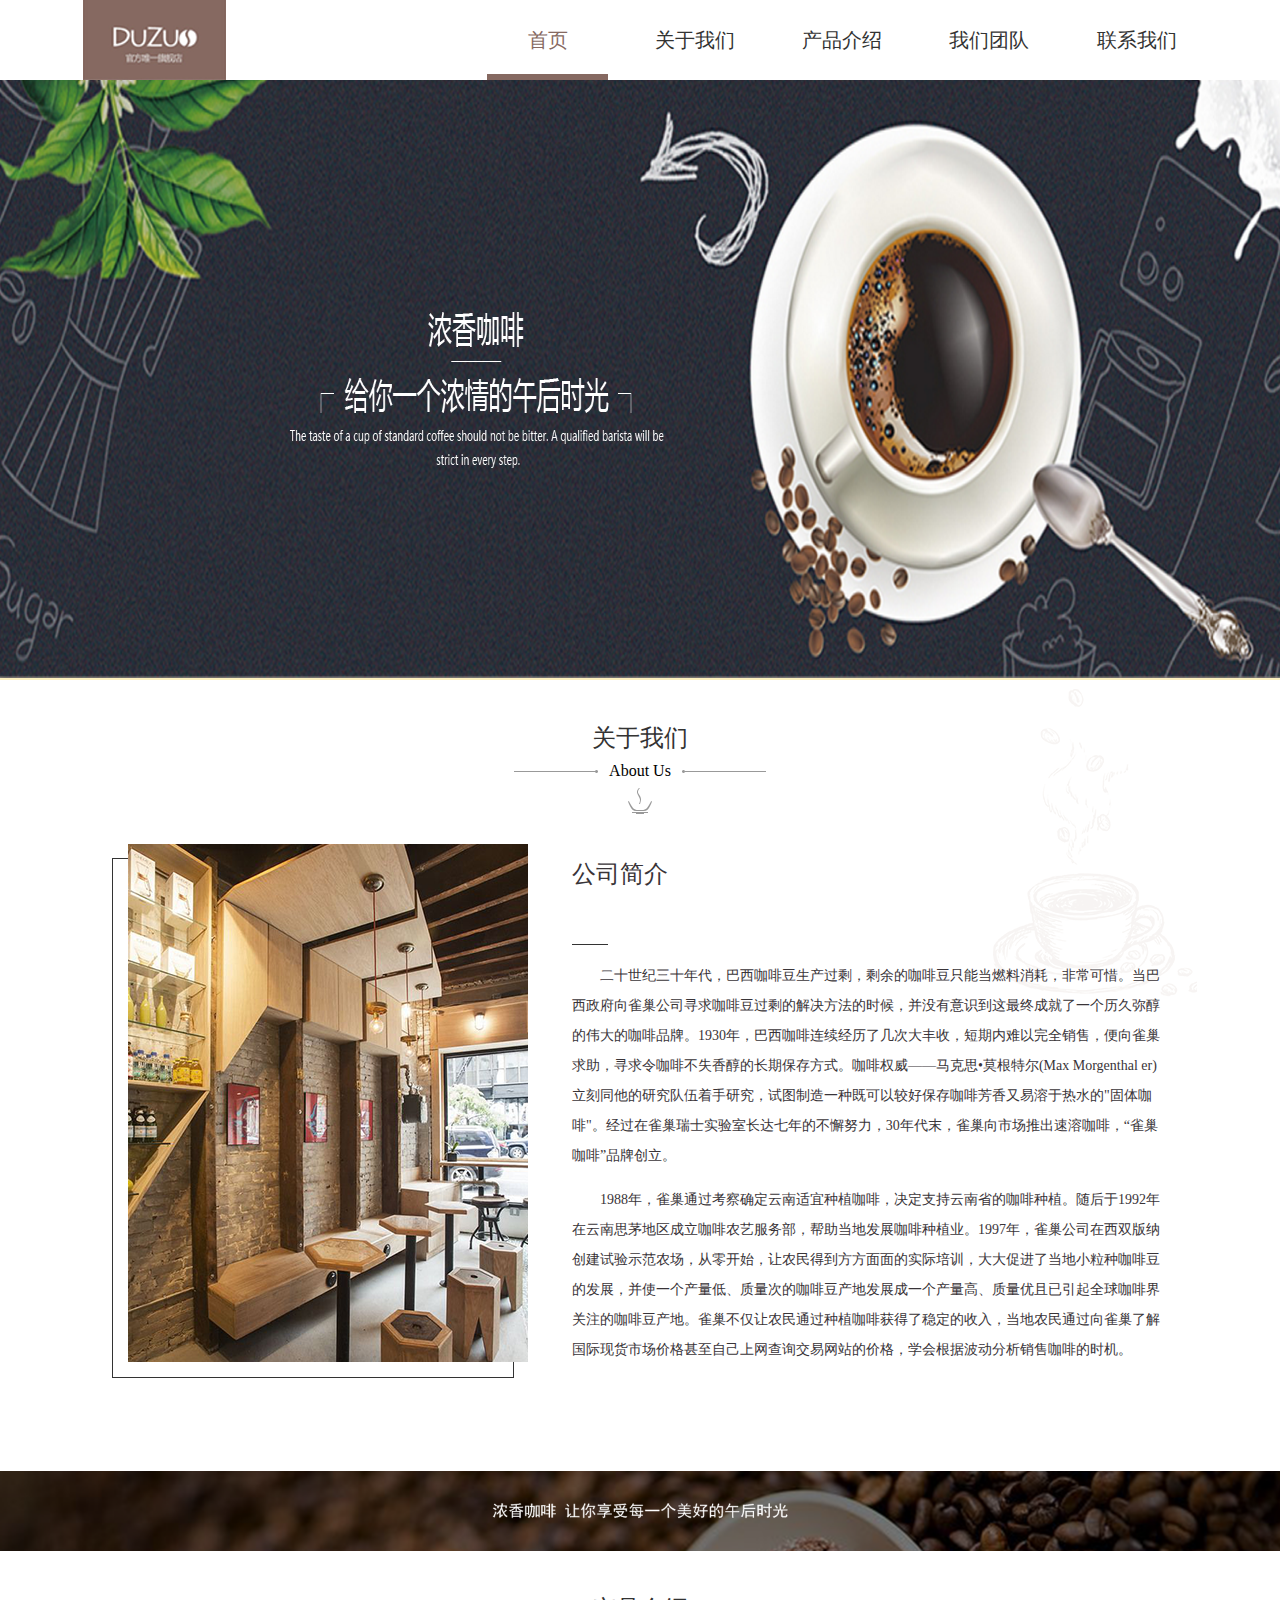
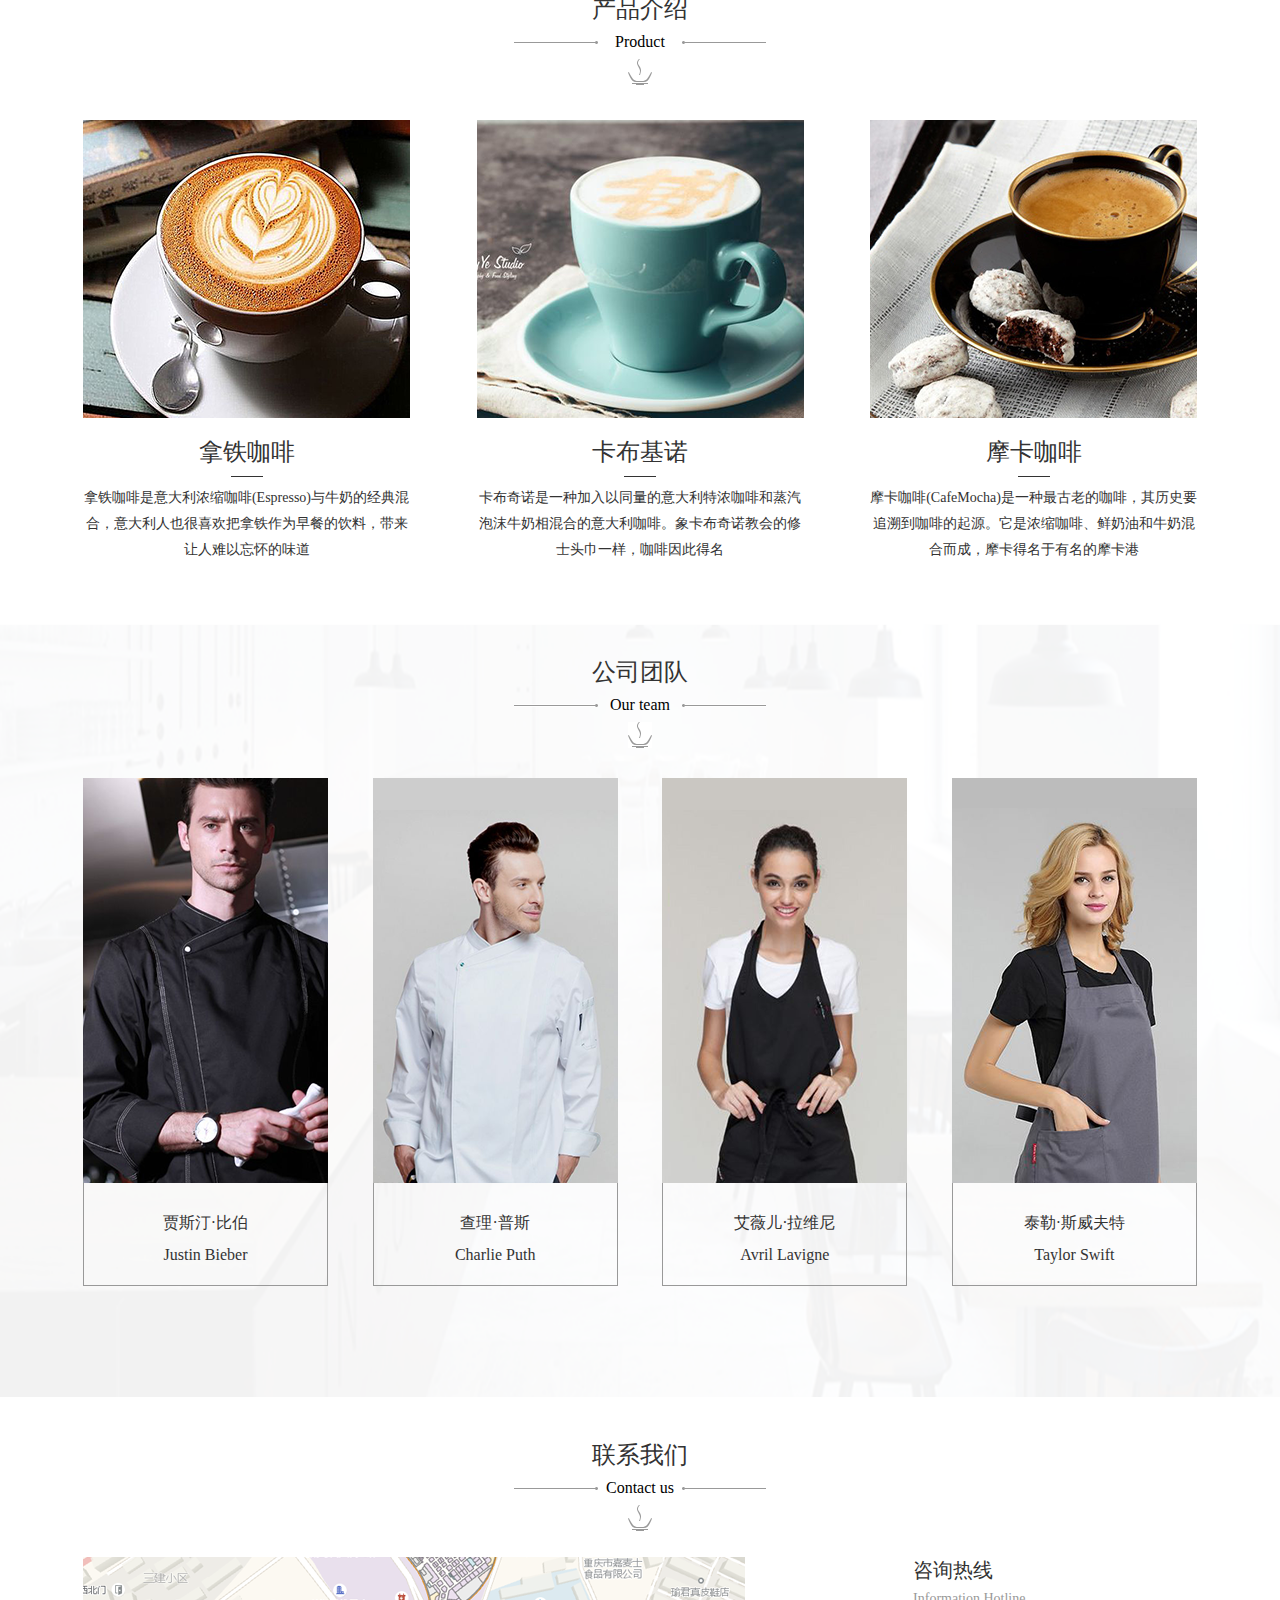
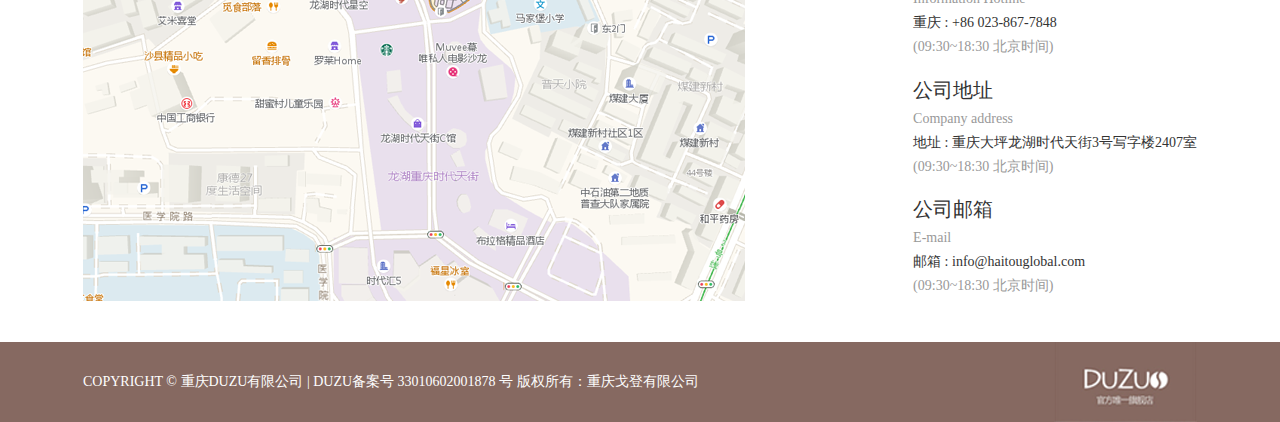
<file: index.html>
<!DOCTYPE html>
<html lang="en">
<head>
    <meta charset="UTF-8">
    <meta name="viewport" content="width=device-width, initial-scale=1.0">
    <title>Document</title>
    <link rel="stylesheet" href="css/reset.css">
    <link rel="stylesheet" href="css/public.css">
    <link rel="stylesheet" href="iconfont/iconfont.css">
    <style>
        .head ul li:first-child{
            border-bottom:6px solid #866961;
        }
        .head ul li:first-child a{
            color:#866961;
        }
        .banner{
            height:600px;
            background:url("images/banner.png") no-repeat;
            background-size:100% 100%;
        }
        .content .top{
            height:82px;
            text-align:center;
        }
        .content .top h2{
            font-size:24px;
            font-family:微软雅黑;
            color:#333;
        }
        .content .top .tit{
            display:flex;
            width:252px;
            justify-content:space-between;
            margin:8px auto;
        }
        .content .top .tit img{
            height:3px;
            width:84px;
            margin:auto 0px;
        }
        .content .top .coffee{
            width:24px;
            height:26px;
            margin:0px auto;
        }
        .content .con1{
            height:749px;
            padding-top:42px;
            background:url("images/coffeeban.png") no-repeat right top;
        }
        .content .con1 .CON{
            margin-top:54px;
            display:flex;
            justify-content:space-around;
        }
        .content .con1 .CON .pic{
            width:400px;
            height:518px;
            border:1px solid #333;
        }
        .content .con1 .CON .pic img{
            margin-top:-15px;
            margin-left:15px;
        }
        .content .con1 .CON .txt{
            width:596px;
        }
        .content .con1 .CON .txt h3{
            font-size:24px;
            font-family:微软雅黑;
            color:#393438;
        }
        .content .con1 .CON .txt p{
            width:36px;
            height:1px;
            background:#333;
            margin-top:54px;
            margin-bottom:16px;
        }
        .content .con1 .CON .txt h4{
            font-size:14px;
            font-family:微软雅黑;
            color:#393438;
            text-indent:2em;
            line-height:30px;
            margin-top:14px;
        }
        .content .pic2{
            width:100%;
        }
        .content .con2{
            height:621px;
            padding-top:42px;
        }
        .content .con2 .pdt{
            display:flex;
            justify-content:space-between;
            margin-top:45px;
        }
        .content .con2 .pdt div{
            width:327px;
            text-align:center;
        }
        .content .con2 .pdt div .co{
            position:relative;
        }
        .content .con2 .pdt div .co .sousuo{
            height:298px;
            line-height:298px;
            background:rgba(250, 250, 250, 0.4);
            display:none;
            font-size:65px;
            color:#f0f2f2;
            position:absolute;
            top:0px;
            left:0px;
            cursor:pointer;
        }
        .content .con2 .pdt div .co:hover .sousuo{
            display:block;
        }
        .content .con2 .pdt div h3{
            font-size:24px;
            font-family:微软雅黑;
            color:#333;
            margin-top:18px;
        }
        .content .con2 .pdt div p{
            width:32px;
            height:1px;
            background:#333;
            margin:8px auto;
        }
        .content .con2 .pdt div h4{
            font-size:14px;
            font-family:微软雅黑;
            color:#333;
            line-height:26px;
        }
        .content .con3{
            height:741px;
            padding-top:42px;
            background:#f6f6f6 url("images/teamban.png") no-repeat;
            background-size:100% 100%;
        }
        .content .con3 .Team{
            display:flex;
            justify-content:space-between;
            margin-top:40px;
        }
        .content .con3 .Team .introduce{
            cursor:pointer;
        }
        .content .con3 .Team .introduce div{
            width:243px;
            height:102px;
            border:1px solid #999;
            border-top:none;
            font-family:微软雅黑;
            text-align:center;
        }
        .content .con3 .Team .introduce .name{
            font-size:20px;
            color:#333;
            line-height:32px;
        }
        .content .con3 .Team .introduce .name h3{
            padding-top:24px;
        }
        .content .con3 .Team .introduce .intro{
            font-size:14px;
            color:#fff;
            background:#3a3a3a;
            display:none;
        }
        .content .con3 .Team .introduce .intro p{
            width:28px;
            height:1px;
            background:#fff;
            margin:4px auto;
        }
        .content .con3 .Team .introduce .intro h3{
            font-size:20px;
            padding-top:10px;
        }
        .content .con3 .Team .introduce .intro h4{
            line-height:24px;
        }
        .content .con3 .Team .introduce:hover .name{
            display:none;
        }
        .content .con3 .Team .introduce:hover .intro{
            display:block;
        }
        .content .con4{
            height:503px;
            padding-top:42px;
        }
        .content .con4 .map{
            margin-top:36px;
            display:flex;
            justify-content:space-between;
        }
        .content .con4 .map .dizhi{
            display:flex;
            flex-direction:column;
            justify-content:space-between;
        }
        .content .con4 .map .dizhi div{
            font-family:微软雅黑;
        }
        .content .con4 .map .dizhi div h2{
            font-size:20px;
            color:#333;
        }
        .content .con4 .map .dizhi div h3{
            font-size:14px;
            color:#999;
            line-height:30px;
        }
        .content .con4 .map .dizhi div h4{
            font-size:14px;
            color:#333;
        }
    </style>
</head>
<body>
    <div class="head main">
        <img src="images/logo.png">
        <ul>
            <li><a href="index.html">首页</a></li>
            <li><a href="about.html">关于我们</a></li>
            <li><a href="product.html">产品介绍</a></li>
            <li><a href="team.html">我们团队</a></li>
            <li><a href="contact.html">联系我们</a></li>
        </ul>
    </div>
    <div class="banner"></div>
    <div class="content">
        <div class="con1 main">
            <div class="top">
                <h2>关于我们</h2>
                <div class="tit">
                    <img src="images/line1.png">
                    About Us
                    <img src="images/line2.png">
                </div>
                <img src="images/logo1.png" class="coffee">
            </div>
            <div class="CON">
                <div class="pic">
                    <img src="images/house.png">
                </div>
                <div class="txt">
                    <h3>公司简介</h3>
                    <p></p>
                    <h4>二十世纪三十年代，巴西咖啡豆生产过剩，剩余的咖啡豆只能当燃料消耗，非常可惜。当巴 西政府向雀巢公司寻求咖啡豆过剩的解决方法的时候，并没有意识到这最终成就了一个历久弥醇 的伟大的咖啡品牌。1930年，巴西咖啡连续经历了几次大丰收，短期内难以完全销售，便向雀巢 求助，寻求令咖啡不失香醇的长期保存方式。咖啡权威——马克思•莫根特尔(Max Morgenthal er)立刻同他的研究队伍着手研究，试图制造一种既可以较好保存咖啡芳香又易溶于热水的"固体咖 啡"。经过在雀巢瑞士实验室长达七年的不懈努力，30年代末，雀巢向市场推出速溶咖啡，“雀巢咖啡”品牌创立。</h4>
                    <h4>1988年，雀巢通过考察确定云南适宜种植咖啡，决定支持云南省的咖啡种植。随后于1992年在云南思茅地区成立咖啡农艺服务部，帮助当地发展咖啡种植业。1997年，雀巢公司在西双版纳创建试验示范农场，从零开始，让农民得到方方面面的实际培训，大大促进了当地小粒种咖啡豆的发展，并使一个产量低、质量次的咖啡豆产地发展成一个产量高、质量优且已引起全球咖啡界关注的咖啡豆产地。雀巢不仅让农民通过种植咖啡获得了稳定的收入，当地农民通过向雀巢了解国际现货市场价格甚至自己上网查询交易网站的价格，学会根据波动分析销售咖啡的时机。</h4>
                </div>
            </div>
        </div>
        <img src="images/ban.png" class="pic2">
        <div class="con2 main">
            <div class="top">
                <h2>产品介绍</h2>
                <div class="tit">
                    <img src="images/line1.png">
                    Product
                    <img src="images/line2.png">
                </div>
                <img src="images/logo1.png" class="coffee">
            </div>
            <div class="pdt">
                <div>
                    <div class="co">
                        <img src="images/coffee1.png">
                        <div class="iconfont icon-sousuo sousuo"></div>
                    </div>
                    <h3>拿铁咖啡</h3>
                    <p></p>
                    <h4>拿铁咖啡是意大利浓缩咖啡(Espresso)与牛奶的经典混合，意大利人也很喜欢把拿铁作为早餐的饮料，带来让人难以忘怀的味道</h4>
                </div>
                <div>
                    <div class="co">
                        <img src="images/coffee2.png">
                        <div class="iconfont icon-sousuo sousuo"></div>
                    </div>
                    <h3>卡布基诺</h3>
                    <p></p>
                    <h4>卡布奇诺是一种加入以同量的意大利特浓咖啡和蒸汽泡沫牛奶相混合的意大利咖啡。象卡布奇诺教会的修士头巾一样，咖啡因此得名</h4>
                </div>
                <div>
                    <div class="co">
                        <img src="images/coffee3.png">
                        <div class="iconfont icon-sousuo sousuo"></div>
                    </div>
                    <h3>摩卡咖啡</h3>
                    <p></p>
                    <h4>摩卡咖啡(CafeMocha)是一种最古老的咖啡，其历史要追溯到咖啡的起源。它是浓缩咖啡、鲜奶油和牛奶混合而成，摩卡得名于有名的摩卡港</h4>
                </div>
            </div>
        </div>
        <div class="con3">
            <div class="top">
                <h2>公司团队</h2>
                <div class="tit">
                    <img src="images/line1.png">
                    Our team
                    <img src="images/line2.png">
                </div>
                <img src="images/logo1.png" class="coffee">
            </div>
            <div class="Team main">
                <div class="introduce">
                    <img src="images/team1.png">
                    <div class="name">
                        <h3>贾斯汀·比伯</h3>
                        <h4>Justin Bieber</h4>
                    </div>
                    <div class="intro">
                        <h3>贾斯汀·比伯</h3>
                        <p></p>
                        <h4>贾斯汀出生于1994年3月1日的加拿大安大略省伦敦的圣若…</h4>
                    </div>
                </div>
                <div class="introduce">
                    <img src="images/team2.png">
                    <div class="name">
                        <h3>查理·普斯</h3>
                        <h4>Charlie Puth</h4>
                    </div>
                    <div class="intro">
                        <h3>查理·普斯</h3>
                        <p></p>
                        <h4>查理·普斯出生于1991年12月2日的美国新泽西州…</h4>
                    </div>
                </div>
                <div class="introduce">
                    <img src="images/team3.png">
                    <div class="name">
                        <h3>艾薇儿·拉维尼</h3>
                        <h4>Avril Lavigne</h4>
                    </div>
                    <div class="intro">
                        <h3>艾薇儿·拉维尼</h3>
                        <p></p>
                        <h4>艾薇儿·拉维尼出生于1984年9月27日的加拿大安大略省贝尔维尔…</h4>
                    </div>
                </div>
                <div class="introduce">
                    <img src="images/team4.png">
                    <div class="name">
                        <h3>泰勒·斯威夫特</h3>
                        <h4>Taylor Swift</h4>
                    </div>
                    <div class="intro">
                        <h3>泰勒·斯威夫特</h3>
                        <p></p>
                        <h4>泰勒·斯威夫特出生于1989年12月13日的美国宾夕法尼亚州…</h4>
                    </div>
                </div>
            </div>
        </div>
        <div class="con4 main">
            <div class="top">
                <h2>联系我们</h2>
                <div class="tit">
                    <img src="images/line1.png">
                    Contact us
                    <img src="images/line2.png">
                </div>
                <img src="images/logo1.png" class="coffee">
            </div>
            <div class="map">
                <img src="images/map.png">
                <div class="dizhi">
                    <div>
                        <h2>咨询热线</h2>
                        <h3>Information Hotline</h3>
                        <h4>重庆 : +86 023-867-7848</h4>
                        <h3>(09:30~18:30 北京时间)</h3>
                    </div>
                    <div>
                        <h2>公司地址</h2>
                        <h3>Company address</h3>
                        <h4>地址 : 重庆大坪龙湖时代天街3号写字楼2407室</h4>
                        <h3>(09:30~18:30 北京时间)</h3>
                    </div>
                    <div>
                        <h2>公司邮箱</h2>
                        <h3>E-mail</h3>
                        <h4>邮箱 : info@haitouglobal.com</h4>
                        <h3>(09:30~18:30 北京时间)</h3>
                    </div>
                </div>
            </div>
        </div>
    </div>
    <div class="footer">
        <div class="foot main">
            <p>COPYRIGHT &copy; 重庆DUZU有限公司 | DUZU备案号 33010602001878 号 版权所有：重庆戈登有限公司</p>
            <img src="images/logo.png">
        </div>
    </div>
    <script>
        var pdt=document.querySelector(".content .con2 .pdt");
        var xhr=new XMLHttpRequest();
        xhr.open("GET","./about.php?type=3");
        xhr.send(null);
        xhr.onreadystatechange=function (){
            if(xhr.readyState==4 && xhr.status==200){
                var arr1=JSON.parse(xhr.responseText);
                for(var i=0;i<arr1.length;i++){
                    var div=document.createElement("div");
                    var co=document.createElement("div");
                    co.className="co";
                    co.setAttribute("index2",arr1[i].id);
                    co.onclick=function (){
                        sessionStorage["index2"]=this.getAttribute("index2");
                        location="./product.html";
                    }
                    var img=new Image();
                    img.src=arr1[i].img1;
                    var icon=document.createElement("div");
                    icon.className="iconfont icon-sousuo sousuo";
                    var h3=document.createElement("h3");
                    h3.innerHTML=arr1[i].Cname;
                    var p=document.createElement("p");
                    var h4=document.createElement("h4");
                    h4.innerHTML=arr1[i].main;
                    co.appendChild(img);
                    co.appendChild(icon);
                    div.appendChild(co);
                    div.appendChild(h3);
                    div.appendChild(p);
                    div.appendChild(h4);
                    pdt.appendChild(div);
                }
            }
        }
    </script>
</body>
</html>
</file>
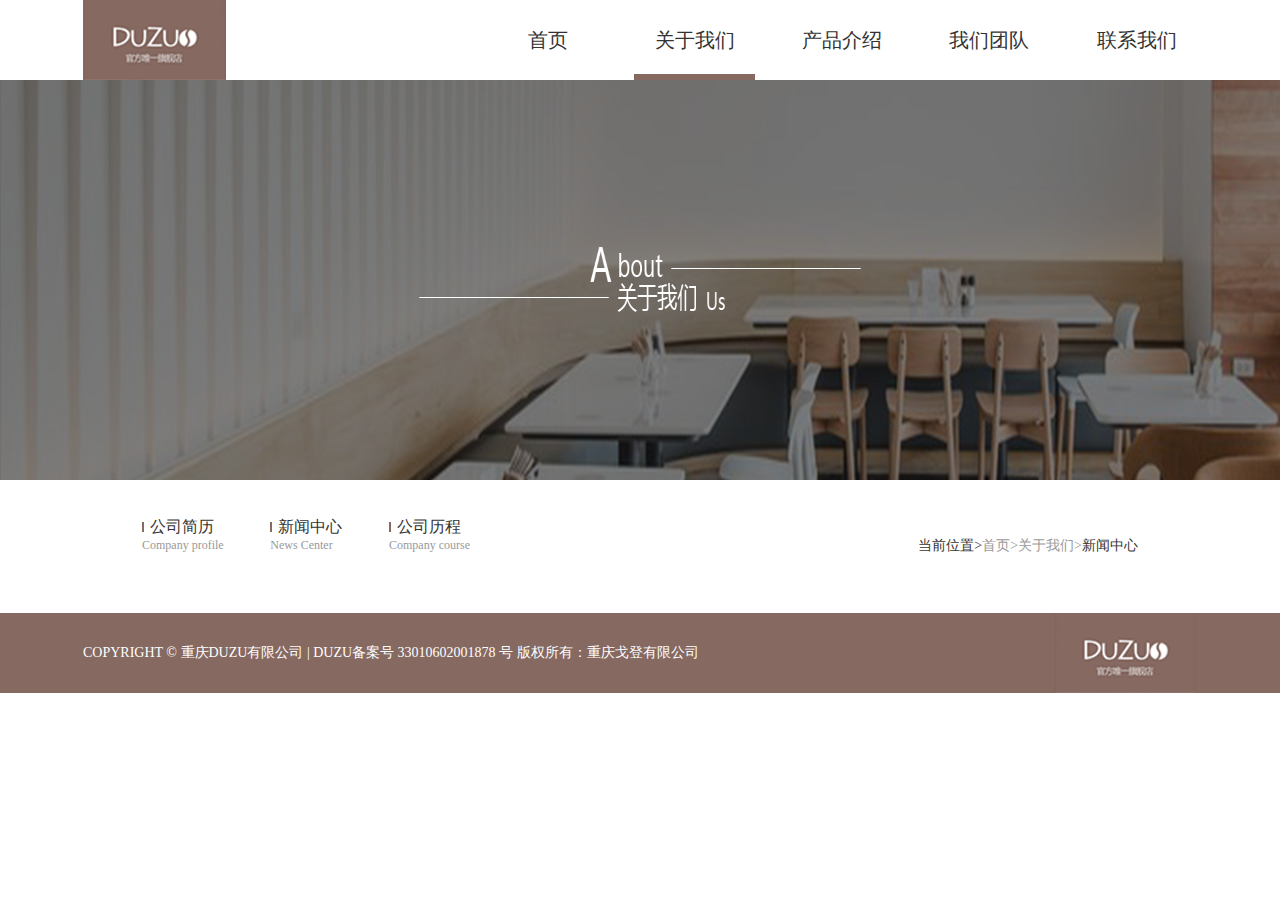
<file: about.html>
<!DOCTYPE html>
<html lang="en">
<head>
    <meta charset="UTF-8">
    <meta name="viewport" content="width=device-width, initial-scale=1.0">
    <title>Document</title>
    <link rel="stylesheet" href="css/reset.css">
    <link rel="stylesheet" href="css/public.css">
    <style>
        html,body{
            width:100%;
        }
        .head ul li:nth-child(2){
            border-bottom:6px solid #866961;
        }
        .head ul li:nth-child(2){
            color:#866961;
        }
        .banner{
            width:100%;
            height:400px;
            overflow:hidden;
            position:relative;
        }
        .banner .Ban{
            width:300%;
            height:400px;
            transition:all 0.2s;
            position:absolute;
            top:0;
            left:0;
        }
        .banner .Ban img{
            width:33.33%;
            height:400px;
            float:left;
        }
        .content .con{
            display:flex;
            justify-content:space-between;
            font-family:微软雅黑;
            margin:37px 59px 0px 59px;
            padding-bottom:6px;
        }
        .content .con .cof{
            width:328px;
            display:flex;
            justify-content:space-between;
        }
        .content .con .cof div h3{
            font-size:16px;
            color:#333;
        }
        .content .con .cof h3 span{
            display:inline-block;
            height:10px;
            border-left:2px solid #866961;
            margin-right:6px;
        }
        .content .con .cof div h4{
            font-size:12px;
            color:#999;
        }
        .content .con .add{
            font-size:14px;
            color:#333;
            padding-top:20px;
        }
        .content .con .add span{
            color:#999;
        }
        .content .news{
            margin:0px 59px 52px 59px;
        }
        .content .news .txt{
            width:996px;
            font-family:微软雅黑;
            display:flex;
            justify-content:space-around;
            padding:20px 0px;
            border-top:1px solid #d5d5d5;
            cursor:pointer;
        }
        .content .news .txt div{
            display:flex;
            flex-direction:column;
            justify-content:space-around;
        }
        .content .news .txt .bor{
            border-right:1px solid #f2f2f2;
            padding-right:12px;
            font-family:"方正准圆繁体";
        }
        .content .news .txt h2{
            height:52px;
            font-size:48px;
            color:#866961;
            text-align:center;
        }
        .content .news .txt h3{
            font-size:14px;
            color:#999;
            text-align:center;
        }
        .content .news .txt h4{
            font-size:16px;
            color:#866961;
        }
        .content .news .txt h5{
            font-size:14px;
            color:#666;
            width:890px;
            white-space:nowrap;
            overflow:hidden;
            text-overflow:ellipsis;
        }
    </style>
</head>
<body>
    <div class="head main">
        <img src="images/logo.png">
        <ul>
            <li><a href="index.html">首页</a></li>
            <li><a href="about.html">关于我们</a></li>
            <li><a href="product.html">产品介绍</a></li>
            <li><a href="team.html">我们团队</a></li>
            <li><a href="contact.html">联系我们</a></li>
        </ul>
    </div>
    <div class="banner">
        <div class="Ban">
            <img src="images/aboutban1.png">
            <img src="images/aboutban2.png">
            <img src="images/aboutban3.png">
        </div>
    </div>
    <div class="content main">
        <div class="con">
            <div class="cof">
                <div>
                    <h3><span></span>公司简历</h3>
                    <h4>Company profile</h4>
                </div>
                <div>
                    <h3><span></span>新闻中心</h3>
                    <h4>News Center</h4>
                </div>
                <div>
                    <h3><span></span>公司历程</h3>
                    <h4>Company course</h4>
                </div>
            </div>
            <div class="add">当前位置&gt;<span>首页&gt;关于我们&gt;</span>新闻中心</div>
        </div>
        <div class="news"></div>
    </div>
    <div class="footer">
        <div class="foot main">
            <p>COPYRIGHT &copy; 重庆DUZU有限公司 | DUZU备案号 33010602001878 号 版权所有：重庆戈登有限公司</p>
            <img src="images/logo.png">
        </div>
    </div>
    <script>
        var Ban=document.querySelector(".Ban");
        var Left=0;
        setInterval(function (){
            if(Left==-200){
                Left=0;
            }else{
                Left-=100;
            }
            Ban.style.left=Left+"%";
        },1000)
        var news=document.querySelector(".content .news");
        var xhr=new XMLHttpRequest();
        xhr.open("GET","./about.php?type=1");
        xhr.send(null);
        xhr.onreadystatechange=function (){
            if(xhr.readyState==4 && xhr.status==200){
                var arr=JSON.parse(xhr.responseText);
                for(var i=0;i<arr.length;i++){
                    var txt=document.createElement("div");
                    txt.className="txt";
                    txt.setAttribute("index1",arr[i].id);
                    txt.onclick=function (){
                        sessionStorage["index1"]=this.getAttribute("index1");
                        location="./news.html";
                    }
                    var bor=document.createElement("div");
                    bor.className="bor";
                    var h2=document.createElement("h2");
                    var date=arr[i].date.split("/");
                    h2.innerHTML=date[1];
                    var h3=document.createElement("h3");
                    h3.innerHTML=date[0];
                    var div=document.createElement("div");
                    var h4=document.createElement("h4");
                    h4.innerHTML=arr[i].title;
                    var h5=document.createElement("h5");
                    h5.innerHTML=arr[i].con;
                    bor.appendChild(h2);
                    bor.appendChild(h3);
                    txt.appendChild(bor);
                    div.appendChild(h4);
                    div.appendChild(h5);
                    txt.appendChild(div);
                    news.appendChild(txt);
                }
            }
        }
    </script>
</body>
</html>
</file>
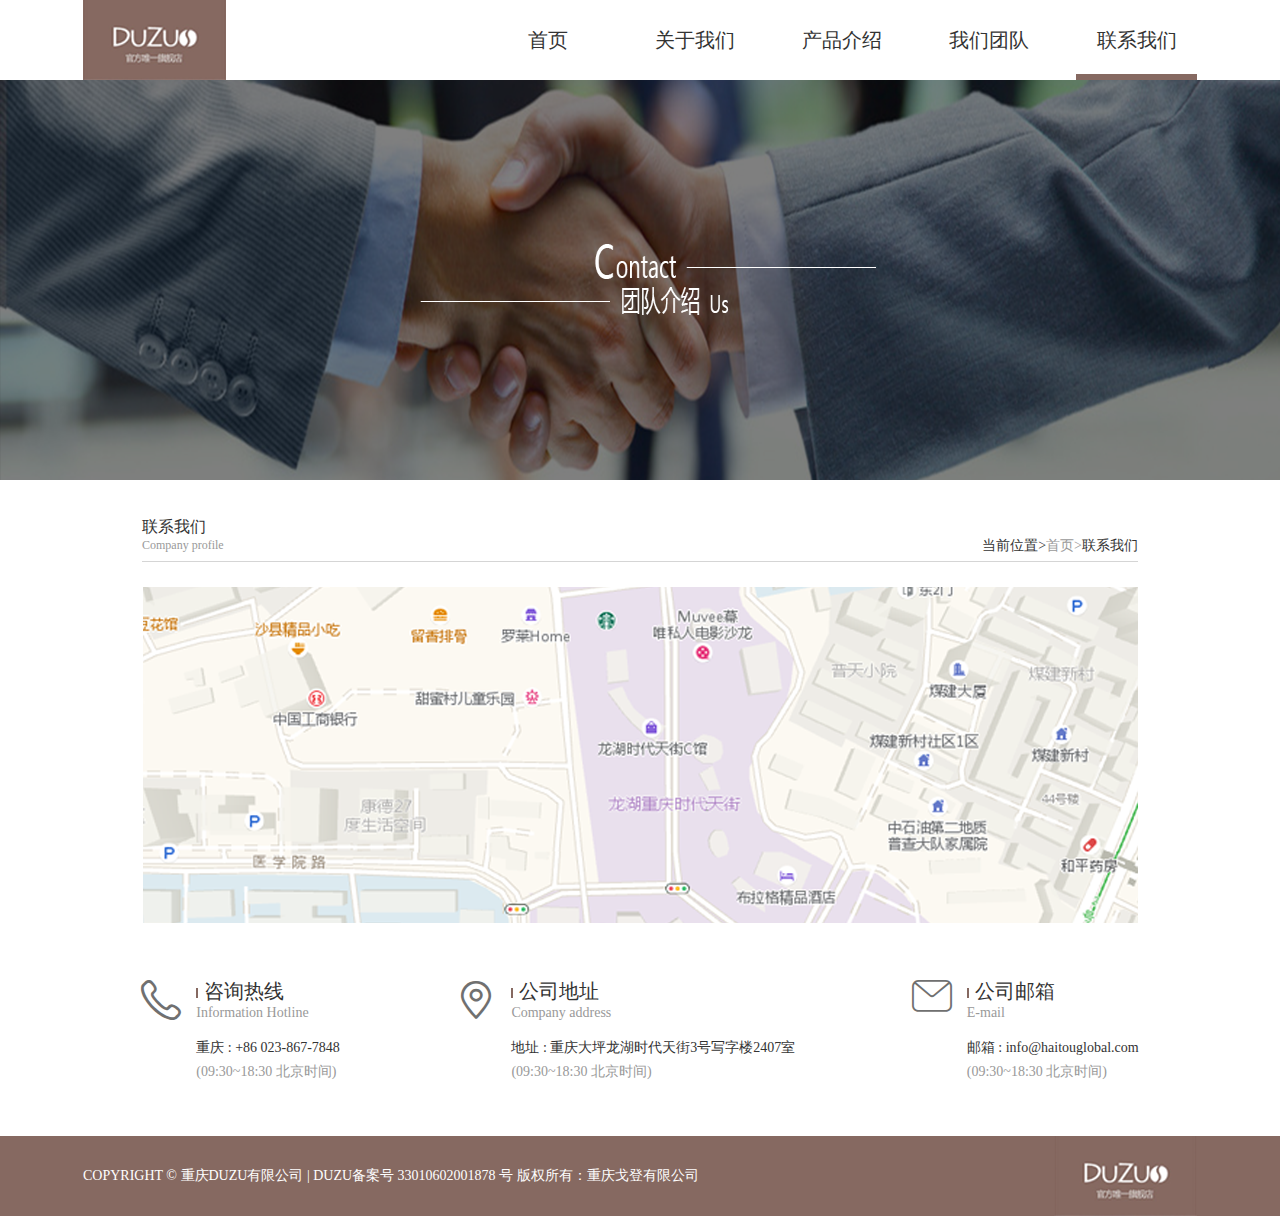
<file: contact.html>
<!DOCTYPE html>
<html lang="en">

<head>
    <meta charset="UTF-8">
    <meta name="viewport" content="width=device-width, initial-scale=1.0">
    <title>Document</title>
    <link rel="stylesheet" href="css/reset.css">
    <link rel="stylesheet" href="css/public.css">
    <link rel="stylesheet" href="iconfont/iconfont.css">
    <style>
        .head ul li:nth-child(5) {
            border-bottom: 6px solid #866961;
        }
        .head ul li:nth-child(5) {
            color: #866961;
        }
        .banner {
            height: 400px;
            background: url("images/contactban.png") no-repeat;
            background-size: 100% 100%;
        }
        .content .con {
            display: flex;
            justify-content: space-between;
            font-family: 微软雅黑;
            margin: 37px 59px 25px 59px;
            border-bottom: 1px solid #d5d5d5;
            padding-bottom: 6px;
        }

        .content .con .cof h3 {
            font-size: 16px;
            color: #333;
        }

        .content .con .cof h4 {
            font-size: 12px;
            color: #999;
        }

        .content .con .add {
            font-size: 14px;
            color: #333;
            padding-top: 20px;
        }

        .content .con .add span {
            color: #999;
        }

        .content .img img {
            margin: 0px auto;
        }

        .content .dizhi {
            display: flex;
            margin: 0px 59px;
            justify-content: space-around;
            font-family: 微软雅黑;
            margin: 55px 0px;
        }

        .content .dizhi .dz {
            display: flex;
            justify-content: space-around;
        }

        .content .dizhi .dz .tb {
            font-size: 40px;
            color: #707070;
            margin-right: 15px;
        }

        .content .dizhi .dz h2 {
            font-size: 20px;
            color: #333;
        }

        .content .dizhi .dz h2 span {
            display: inline-block;
            height: 10px;
            border-left: 2px solid #866961;
            margin-right: 6px;
        }

        .content .dizhi .dz h3 {
            font-size: 14px;
            color: #999;
        }

        .content .dizhi .dz h4 {
            font-size: 14px;
            color: #333;
            margin: 18px 0px 6px 0px;
        }
    </style>
</head>

<body>
    <div class="head main">
        <img src="images/logo.png">
        <ul>
            <li><a href="index.html">首页</a></li>
            <li><a href="about.html">关于我们</a></li>
            <li><a href="product.html">产品介绍</a></li>
            <li><a href="team.html">我们团队</a></li>
            <li><a href="contact.html">联系我们</a></li>
        </ul>
    </div>
    <div class="banner"></div>
    <div class="content main">
        <div class="con">
            <div class="cof">
                <h3>联系我们</h3>
                <h4>Company profile</h4>
            </div>
            <div class="add">当前位置&gt;<span>首页&gt;</span>联系我们</div>
        </div>
        <div class="img">
            <img src="images/contact.png">
        </div>
        <div class="dizhi">
            <div class="dz">
                <div class="iconfont icon-dianhua tb"></div>
                <div>
                    <h2><span></span>咨询热线</h2>
                    <h3>Information Hotline</h3>
                    <h4>重庆 : +86 023-867-7848</h4>
                    <h3>(09:30~18:30 北京时间)</h3>
                </div>
            </div>
            <div class="dz">
                <div class="iconfont icon-dingwei tb"></div>
                <div>
                    <h2><span></span>公司地址</h2>
                    <h3>Company address</h3>
                    <h4>地址 : 重庆大坪龙湖时代天街3号写字楼2407室</h4>
                    <h3>(09:30~18:30 北京时间)</h3>
                </div>
            </div>
            <div class="dz">
                <div class="iconfont icon-xinfeng tb"></div>
                <div>
                    <h2><span></span>公司邮箱</h2>
                    <h3>E-mail</h3>
                    <h4>邮箱 : info@haitouglobal.com</h4>
                    <h3>(09:30~18:30 北京时间)</h3>
                </div>
            </div>
        </div>
    </div>
    <div class="footer">
        <div class="foot main">
            <p>COPYRIGHT &copy; 重庆DUZU有限公司 | DUZU备案号 33010602001878 号 版权所有：重庆戈登有限公司</p>
            <img src="images/logo.png">
        </div>
    </div>
</body>

</html>
</file>
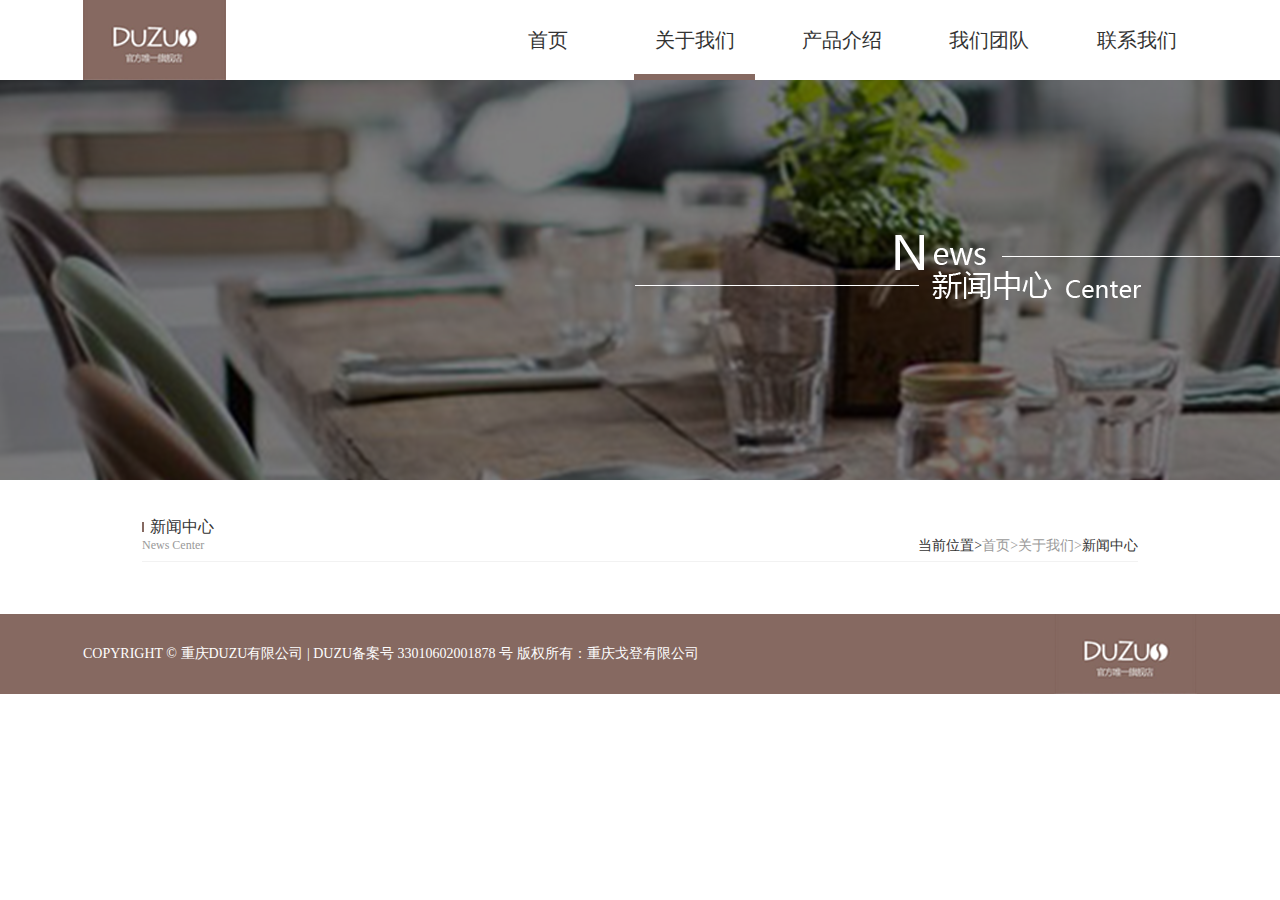
<file: news.html>
<!DOCTYPE html>
<html lang="en">
<head>
    <meta charset="UTF-8">
    <meta name="viewport" content="width=device-width, initial-scale=1.0">
    <title>Document</title>
    <link rel="stylesheet" href="css/reset.css">
    <link rel="stylesheet" href="css/public.css">
    <style>
        html,body{
            width:100%;
        }
        .head ul li:nth-child(2){
            border-bottom:6px solid #866961;
        }
        .head ul li:nth-child(2){
            color:#866961;
        }
        .banner{
            width:100%;
            height:400px;
            background:url("images/newsban.png");
        }
        .content .con{
            display:flex;
            justify-content:space-between;
            font-family:微软雅黑;
            margin:37px 59px 0px 59px;
            padding-bottom:6px;
            border-bottom:1px solid #f2f2f2;
        }
        .content .con .cof{
            width:328px;
            display:flex;
            justify-content:space-between;
        }
        .content .con .cof div h3{
            font-size:16px;
            color:#333;
        }
        .content .con .cof h3 span{
            display:inline-block;
            height:10px;
            border-left:2px solid #866961;
            margin-right:6px;
        }
        .content .con .cof div h4{
            font-size:12px;
            color:#999;
        }
        .content .con .add{
            font-size:14px;
            color:#333;
            padding-top:20px;
        }
        .content .con .add span{
            color:#999;
        }
        .content .news{
            margin:0px 59px 52px 59px;
            font-family:微软雅黑;
        }
        .content .news h1{
            font-size:20px;
            color:#333;
            line-height:92px;
            text-align:center;
        }
        .content .news img{
            margin:0 auto;
        }
        .content .news h2{
            font-size:16px;
            color:#333;
            line-height:34px;
            text-indent:2em;
        }
    </style>
</head>
<body>
    <div class="head main">
        <img src="images/logo.png">
        <ul>
            <li><a href="index.html">首页</a></li>
            <li><a href="about.html">关于我们</a></li>
            <li><a href="product.html">产品介绍</a></li>
            <li><a href="team.html">我们团队</a></li>
            <li><a href="contact.html">联系我们</a></li>
        </ul>
    </div>
    <div class="banner"></div>
    <div class="content main">
        <div class="con">
            <div class="cof">
                <div>
                    <h3><span></span>新闻中心</h3>
                    <h4>News Center</h4>
                </div>
            </div>
            <div class="add">当前位置&gt;<span>首页&gt;关于我们&gt;</span>新闻中心</div>
        </div>
        <div class="news"></div>
    </div>
    <div class="footer">
        <div class="foot main">
            <p>COPYRIGHT &copy; 重庆DUZU有限公司 | DUZU备案号 33010602001878 号 版权所有：重庆戈登有限公司</p>
            <img src="images/logo.png">
        </div>
    </div>
    <script>
        var news=document.querySelector(".content .news");
        var xhr=new XMLHttpRequest();
        xhr.open("GET","./about.php?type=2&index1="+sessionStorage["index1"]);
        xhr.send(null);
        xhr.onreadystatechange=function (){
            if(xhr.readyState==4 && xhr.status==200){
                var arr=JSON.parse(xhr.responseText);
                var frag=document.createDocumentFragment();
                var h1=document.createElement("h1");
                h1.innerHTML=arr.title;
                frag.appendChild(h1);
                var img=new Image();
                img.src=arr.img;
                frag.appendChild(img);
                var con=arr.con.split("\n");
                for(var i=0;i<con.length;i++){
                    var h2=document.createElement("h2");
                    h2.innerHTML=con[i];
                    frag.appendChild(h2);
                }
                news.appendChild(frag);
            }
        }
    </script>
</body>
</html>
</file>
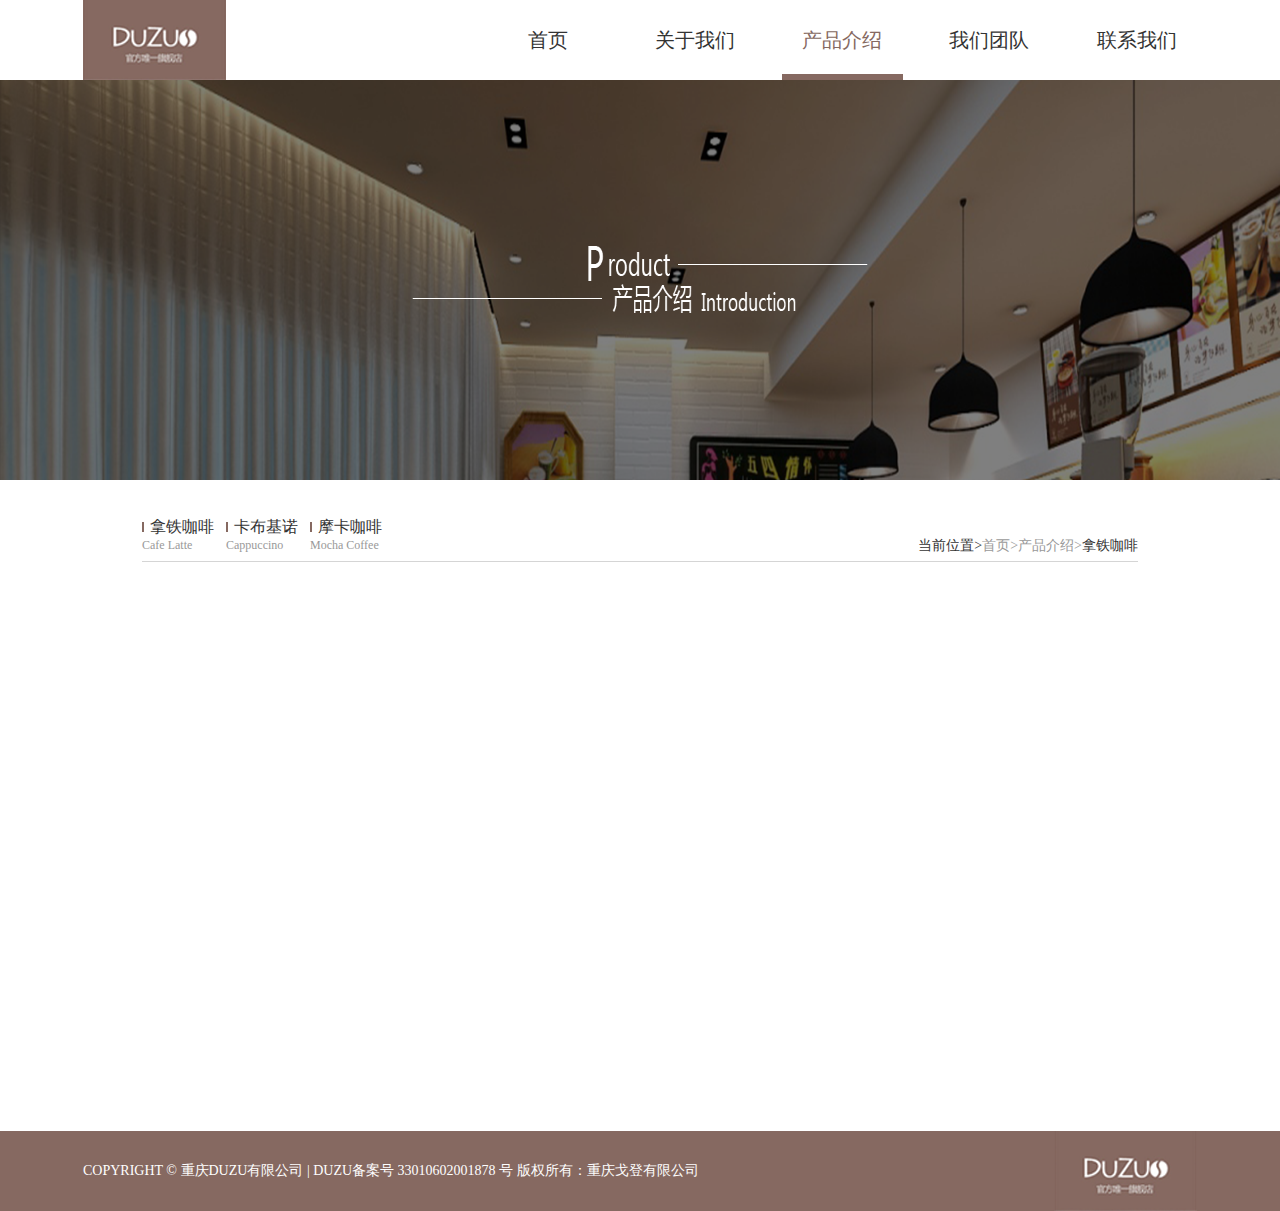
<file: product.html>
<!DOCTYPE html>
<html lang="en">
<head>
    <meta charset="UTF-8">
    <meta name="viewport" content="width=device-width, initial-scale=1.0">
    <title>Document</title>
    <link rel="stylesheet" href="css/reset.css">
    <link rel="stylesheet" href="css/public.css">
    <style>
        html,body{
            width:100%;
        }
        .head ul li:nth-child(3){
            border-bottom:6px solid #866961;
        }
        .head ul li:nth-child(3) a{
            color:#866961;
        }
        .banner{
            width:100%;
            height:400px;
            position:relative;
            overflow:hidden;
        }
        .banner .Ban{
            width:100%;
            height:1200px;
            transition:all 0.2s;
            position:absolute;
            top:0;
            left:0;
        }
        .banner .Ban img{
            display:block;
            width:100%;
            height:400px;
        }
        .content .conh{
            display:flex;
            justify-content:space-between;
            font-family:微软雅黑;
            margin:0px 59px;
        }
        .content .conh{
            border-bottom:1px solid #d5d5d5;
            margin-top:37px;
            margin-bottom:25px;
            padding-bottom:6px;
        }
        .content .conh .cof{
            width:240px;
            display:flex;
            justify-content:space-between;
        }
        .content .conh .cof div{
            cursor:pointer;
        }
        .content .conh .cof h3{
            font-size:16px;
            color:#333;
        }
        .content .conh .cof h3 span{
            display:inline-block;
            height:10px;
            border-left:2px solid #866961;
            margin-right:6px;
        }
        .content .conh .cof h4{
            font-size:12px;
            color:#999;
        }
        .content .conh .add{
            font-size:14px;
            color:#333;
            padding-top:20px;
        }
        .content .conh .add span{
            color:#999;
        }
        .content .con{
            height:505px;
            display:flex;
            justify-content:space-between;
            font-family:微软雅黑;
            margin:0px 59px;
            margin-bottom:39px;
        }
        .content .con .txt{
            width:528px;
            text-indent:2em;
            display:flex;
            flex-direction:column;
            justify-content:space-around;
            font-size:16px;
            color:#333;
            line-height:32px;
        }
    </style>
</head>
<body>
    <div class="head main">
        <img src="images/logo.png">
        <ul>
            <li><a href="index.html">首页</a></li>
            <li><a href="about.html">关于我们</a></li>
            <li><a href="product.html">产品介绍</a></li>
            <li><a href="team.html">我们团队</a></li>
            <li><a href="contact.html">联系我们</a></li>
        </ul>
    </div>
    <div class="banner">
        <div class="Ban">
            <img src="images/ntban.png">
            <img src="images/kbjnban.png">
            <img src="images/mkban.png">
        </div>
    </div>
    <div class="content main">
        <div class="conh">
            <div class="cof">
                <div index="1">
                    <h3><span></span>拿铁咖啡</h3>
                    <h4>Cafe Latte</h4>
                </div>
                <div index="2">
                    <h3><span></span>卡布基诺</h3>
                    <h4>Cappuccino</h4>
                </div>
                <div index="3">
                    <h3><span></span>摩卡咖啡</h3>
                    <h4>Mocha Coffee</h4>
                </div>
            </div>
            <div class="add">当前位置&gt;<span>首页&gt;产品介绍&gt;</span><b>拿铁咖啡</b></div>
        </div>
        <div class="con"></div>
    </div>
    <div class="footer">
        <div class="foot main">
            <p>COPYRIGHT &copy; 重庆DUZU有限公司 | DUZU备案号 33010602001878 号 版权所有：重庆戈登有限公司</p>
            <img src="images/logo.png">
        </div>
    </div>
    <script>
        var cofds=document.querySelectorAll(".cof div");
        var b=document.querySelector(".add b");
        var con=document.querySelector(".content .con");
        var Ban=document.querySelector(".Ban");
        for(var i=0;i<cofds.length;i++){
            cofds[i].onclick=function (){
                b.innerHTML=this.firstElementChild.innerText;
                con.innerHTML="";
                sessionStorage["index2"]=this.getAttribute("index");
                // num=this.getAttribute("index");
                var xhr=new XMLHttpRequest();
                xhr.open("GET","./about.php?type=4&index2="+sessionStorage["index2"]);
                // xhr.open("GET","./about.php?type=4&index2="+num);
                xhr.send(null);
                xhr.onreadystatechange=function (){
                    if(xhr.readyState==4 && xhr.status==200){
                        var arr2=JSON.parse(xhr.responseText);
                        var frag=document.createDocumentFragment();
                        var img=new Image();
                        img.src=arr2.img2;
                        frag.appendChild(img);
                        var div=document.createElement("div");
                        div.className="txt";
                        var main=arr2.con.split("\n");
                        for(var i=0;i<main.length;i++){
                            var h3=document.createElement("h3");
                            h3.innerHTML=main[i];
                            div.appendChild(h3);
                        }
                        frag.appendChild(div);
                        con.appendChild(frag);
                    }
                }
            }
            if(cofds[i].getAttribute("index")==sessionStorage["index2"]){
                cofds[i].onclick();
            }
        }
        var Top=0;
        setInterval(function (){
            if(Top==-800){
                Top=0;
            }else{
                Top-=400;
            }
            Ban.style.top=Top+"px";
        },1000)
        // var xhr=new XMLHttpRequest();
        // xhr.open("GET","./about.php?type=4&index2="+sessionStorage["index2"]);
        // xhr.send(null);
        // xhr.onreadystatechange=function (){
        //     if(xhr.readyState==4 && xhr.status==200){
        //         var arr2=JSON.parse(xhr.responseText);
        //         var frag=document.createDocumentFragment();
        //         var img=new Image();
        //         img.src=arr2.img2;
        //         frag.appendChild(img);
        //         var div=document.createElement("div");
        //         div.className="txt";
        //         var main=arr2.con.split("\n");
        //         for(var i=0;i<main.length;i++){
        //             var h3=document.createElement("h3");
        //             h3.innerHTML=main[i];
        //             div.appendChild(h3);
        //         }
        //         frag.appendChild(div);
        //         con.appendChild(frag);
        //     }
        // }
    </script>
</body>
</html>
</file>
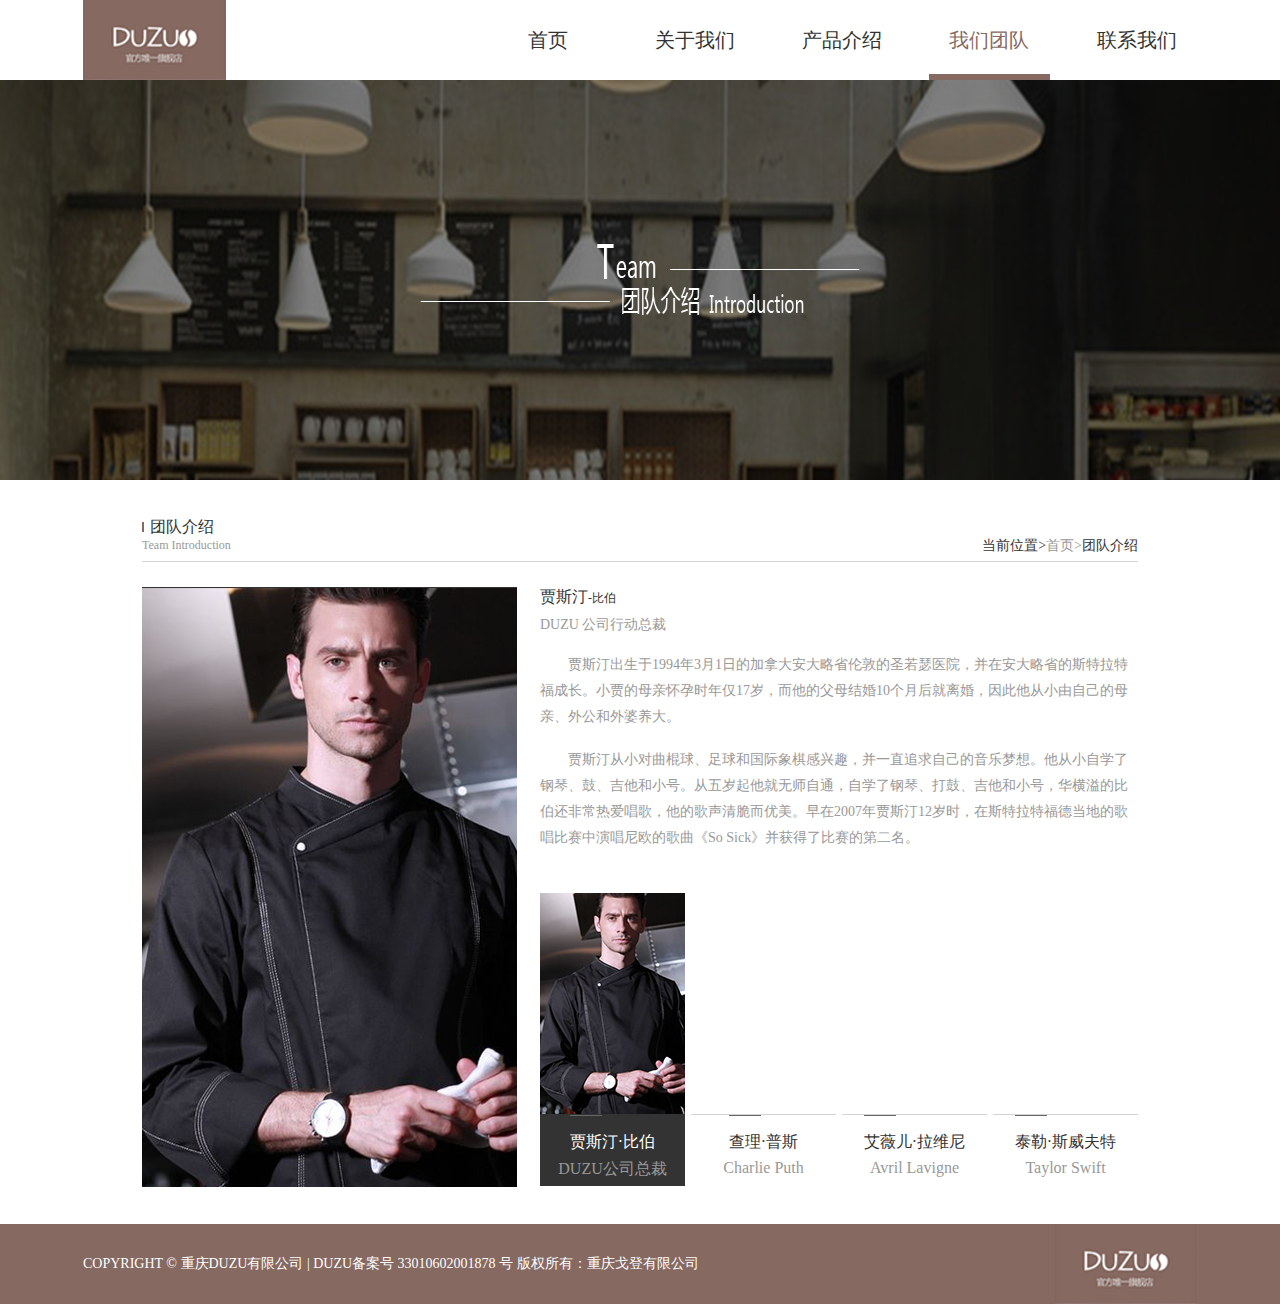
<file: team.html>
<!DOCTYPE html>
<html lang="en">
<head>
    <meta charset="UTF-8">
    <meta name="viewport" content="width=device-width, initial-scale=1.0">
    <title>Document</title>
    <link rel="stylesheet" href="css/reset.css">
    <link rel="stylesheet" href="css/public.css">
    <style>
        .head ul li:nth-child(4){
            border-bottom:6px solid #866961;
        }
        .head ul li:nth-child(4) a{
            color:#866961;
        }
        .banner{
            height:400px;
            background:url("images/贾斯.png");
            background-repeat:no-repeat;
            background-size:100% 100%;
            transition:all 0.2s;
        }
        .content .con{
            display:flex;
            justify-content:space-between;
            font-family:微软雅黑;
            margin:0px 59px;
        }
        .content .con:first-child{
            border-bottom:1px solid #d5d5d5;
            margin-top:37px;
            margin-bottom:25px;
            padding-bottom:6px;
        }
        .content .con .cof h3{
            font-size:16px;
            color:#333;
        }
        .content .con .cof h3 span{
            display:inline-block;
            height:10px;
            border-left:2px solid #866961;
            margin-right:6px;
        }
        .content .con .cof h4{
            font-size:12px;
            color:#999;
        }
        .content .con .add{
            font-size:14px;
            color:#333;
            padding-top:20px;
        }
        .content .con .add span{
            color:#999;
        }
        .content .con .person{
            width:598px;
            display:flex;
            flex-direction:column;
            justify-content:space-between;
        }
        .content .con .person .staff{
            height:264px;
            display:none;
            flex-direction:column;
            justify-content:space-between;
        }
        .content .con .person .staff h2{
            font-size:16px;
            color:#333;
        }
        .content .con .person .staff h2 span{
            font-size:12px;
        }
        .content .con .person .staff h3{
            font-size:14px;
            color:#999;
            margin-top:8px;
        }
        .content .con .person .staff h4{
            text-indent:2em;
            font-size:14px;
            color:#999;
            line-height:26px;
        }
        .content .con .person .sta{
            display:flex;
        }
        .content .con .person .per{
            height:294px;
            display:flex;
            justify-content:space-between;
        }
        .content .con .person .per .introduce div:first-child{
            height:221px;
            width:145px;
        }
        .content .con .person .per .introduce .name{
            height:71px;
            text-align:center;
            font-family:微软雅黑;
            font-size:14px;
            border-top:1px solid #d5d5d5;
            cursor:pointer;
        }
        .content .con .person .per .introduce .name h5{
            color:#333;
            padding-top:17px;
            padding-bottom:6px;
        }
        .content .con .person .per .introduce .name h5 span{
            border-top:1px solid #666;
            padding-top:17px;
        }
        .content .con .person .per .introduce .bianhei{
            border-top-color:#333;
            background:#333;
        }
        .content .con .person .per .introduce .bianhei h5{
            color:#fff;
        }
        .content .con .person .per .introduce .name h6{
            color:#999;
        }
        .content .con:nth-child(2){
            margin-bottom:37px;
        }
        .content .con .person .per .introduce .chuxian{
            display:block;
        }
        .content .con .person .per .introduce img{
            display:none;
        }
    </style>
</head>
<body>
    <div class="head main">
        <img src="images/logo.png">
        <ul>
            <li><a href="index.html">首页</a></li>
            <li><a href="about.html">关于我们</a></li>
            <li><a href="product.html">产品介绍</a></li>
            <li><a href="team.html">我们团队</a></li>
            <li><a href="contact.html">联系我们</a></li>
        </ul>
    </div>
    <div class="banner"></div>
    <div class="content main">
        <div class="con">
            <div class="cof">
                <h3><span></span>团队介绍</h3>
                <h4>Team Introduction</h4>
            </div>
            <div class="add">当前位置&gt;<span>首页&gt;</span>团队介绍</div>
        </div>
        <div class="con">
            <img src="images/贾斯1.png">
            <div class="person">
                <div class="staff sta">
                    <div>
                        <h2>贾斯汀<span>-比伯</span></h2>
                        <h3>DUZU 公司行动总裁</h3>
                    </div>
                        <h4>贾斯汀出生于1994年3月1日的加拿大安大略省伦敦的圣若瑟医院，并在安大略省的斯特拉特福成长。小贾的母亲怀孕时年仅17岁，而他的父母结婚10个月后就离婚，因此他从小由自己的母亲、外公和外婆养大。</h4>
                        <h4>贾斯汀从小对曲棍球、足球和国际象棋感兴趣，并一直追求自己的音乐梦想。他从小自学了钢琴、鼓、吉他和小号。从五岁起他就无师自通，自学了钢琴、打鼓、吉他和小号，华横溢的比伯还非常热爱唱歌，他的歌声清脆而优美。早在2007年贾斯汀12岁时，在斯特拉特福德当地的歌唱比赛中演唱尼欧的歌曲《So Sick》并获得了比赛的第二名。</h4>
                </div>
                <div class="staff">
                    <div>
                        <h2>查理<span>-普斯</span></h2>
                        <h3>DUZU 公司行动经理</h3>
                    </div>
                        <h4>查理出生于1994年3月1日的加拿大安大略省伦敦的圣若瑟医院，并在安大略省的斯特拉特福成长。小查的母亲怀孕时年仅17岁，而他的父母结婚10个月后就离婚，因此他从小由自己的母亲、外公和外婆养大。</h4>
                        <h4>查理从小对曲棍球、足球和国际象棋感兴趣，并一直追求自己的音乐梦想。他从小自学了 钢琴、鼓、吉他和小号。从五岁起他就无师自通，自学了钢琴、打鼓、吉他和小号，华横溢的比伯还非常热爱唱歌，他的歌声清脆而优美。早在2007年查理12岁时，在斯特拉特福德当地的歌唱比赛中演唱尼欧的歌曲《So Sick》并获得了比赛的第二名。</h4>
                </div>
                <div class="staff">
                    <div>
                        <h2>艾薇儿<span>-拉维尼</span></h2>
                        <h3>DUZU 公司策划</h3>
                    </div>
                        <h4>艾薇儿出生于1994年3月1日的加拿大安大略省伦敦的圣若瑟医院，并在安大略省的斯特拉特福成长。小艾的母亲怀孕时年仅17岁，而他的父母结婚10个月后就离婚，因此他从小由自己的母亲、外公和外婆养大。 </h4>
                        <h4>艾薇儿从小对曲棍球、足球和国际象棋感兴趣，并一直追求自己的音乐梦想。他从小自学了钢琴、鼓、吉他和小号。从五岁起他就无师自通，自学了钢琴、打鼓、吉他和小号，华横溢的艾薇儿还非常热爱唱歌，他的歌声清脆而优美。早在2007年艾薇儿12岁时，在斯特拉特福德当地的歌唱比赛中演唱尼欧的歌曲《So Sick》并获得了比赛的第二名。</h4>
                </div>
                <div class="staff">
                    <div>
                        <h2>泰勒<span>-斯威夫特</span></h2>
                        <h3>DUZU 公司总监</h3>
                    </div>
                        <h4>泰勒出生于1994年3月1日的加拿大安大略省伦敦的圣若瑟医院，并在安大略省的斯特拉特福成长。小泰的母亲怀孕时年仅17岁，而他的父母结婚10个月后就离婚，因此他从小由自己的母亲、外公和外婆养大。</h4>
                        <h4>泰勒从小对曲棍球、足球和国际象棋感兴趣，并一直追求自己的音乐梦想。他从小自学了钢琴、鼓、吉他和小号。从五岁起他就无师自通，自学了钢琴、打鼓、吉他和小号，华横溢的泰勒还非常热爱唱歌，他的歌声清脆而优美。早在2007年泰勒12岁时，在斯特拉特福德当地的歌唱比赛中演唱尼欧的歌曲《So Sick》并获得了比赛的第二名。</h4>
                </div>
                <div class="per">
                    <div class="introduce">
                        <div><img src="images/贾斯2.png" class="chuxian"></div>
                        <div class="name bianhei" index="0">
                            <h5><span>贾斯</span>汀·比伯</h5>
                            <h6>DUZU公司总裁</h6>
                        </div>
                    </div>
                    <div class="introduce">
                        <div><img src="images/查理2.png"></div>
                        <div class="name" index="1">
                            <h5><span>查理</span>·普斯</h5>
                            <h6>Charlie Puth</h6>
                        </div>
                    </div>
                    <div class="introduce">
                        <div><img src="images/艾薇2.png"></div>
                        <div class="name" index="2">
                            <h5><span>艾薇</span>儿·拉维尼</h5>
                            <h6>Avril Lavigne</h6>
                        </div>
                    </div>
                    <div class="introduce">
                        <div><img src="images/泰勒2.png"></div>
                        <div class="name" index="3">
                            <h5><span>泰勒</span>·斯威夫特</h5>
                            <h6>Taylor Swift</h6>
                        </div>
                    </div>
                </div>
            </div>
        </div>
    </div>
    <div class="footer">
        <div class="foot main">
            <p>COPYRIGHT &copy; 重庆DUZU有限公司 | DUZU备案号 33010602001878 号 版权所有：重庆戈登有限公司</p>
            <img src="images/logo.png">
        </div>
    </div>
    <script>
        var itdN=document.querySelectorAll(".introduce .name");
        var ban=document.querySelector(".banner");
        var people=document.querySelector(".person");
        var staffs=document.querySelectorAll(".staff");
        for(var i=0;i<itdN.length;i++){
            itdN[i].onclick=function (){
                var bann=this.firstElementChild.firstElementChild.innerHTML;
                // ban.style.background='url("images/'+bann+'.png")';
                people.previousElementSibling.src="images/"+bann+"1.png";
                var cx=document.querySelector(".chuxian");
                cx.className=" ";
                this.previousElementSibling.firstChild.className="chuxian"
                var bh=document.querySelector(".bianhei");
                bh.className="name";
                this.className="name bianhei";
                var sta=document.querySelector(".sta");
                sta.className="staff";
                var index=this.getAttribute("index");
                staffs[index].className="staff sta"
            }
        }
        var str=['url("images/贾斯.png")','url("images/查理.png")','url("images/艾薇.png")','url("images/泰勒.png")'];
        var i=0;
        setInterval(function (){
            if(i==3){
                i=0;
            }else{
                i+=1;
            }
            ban.style.background=str[i];
        },1000)
    </script>
</body>
</html>
</file>
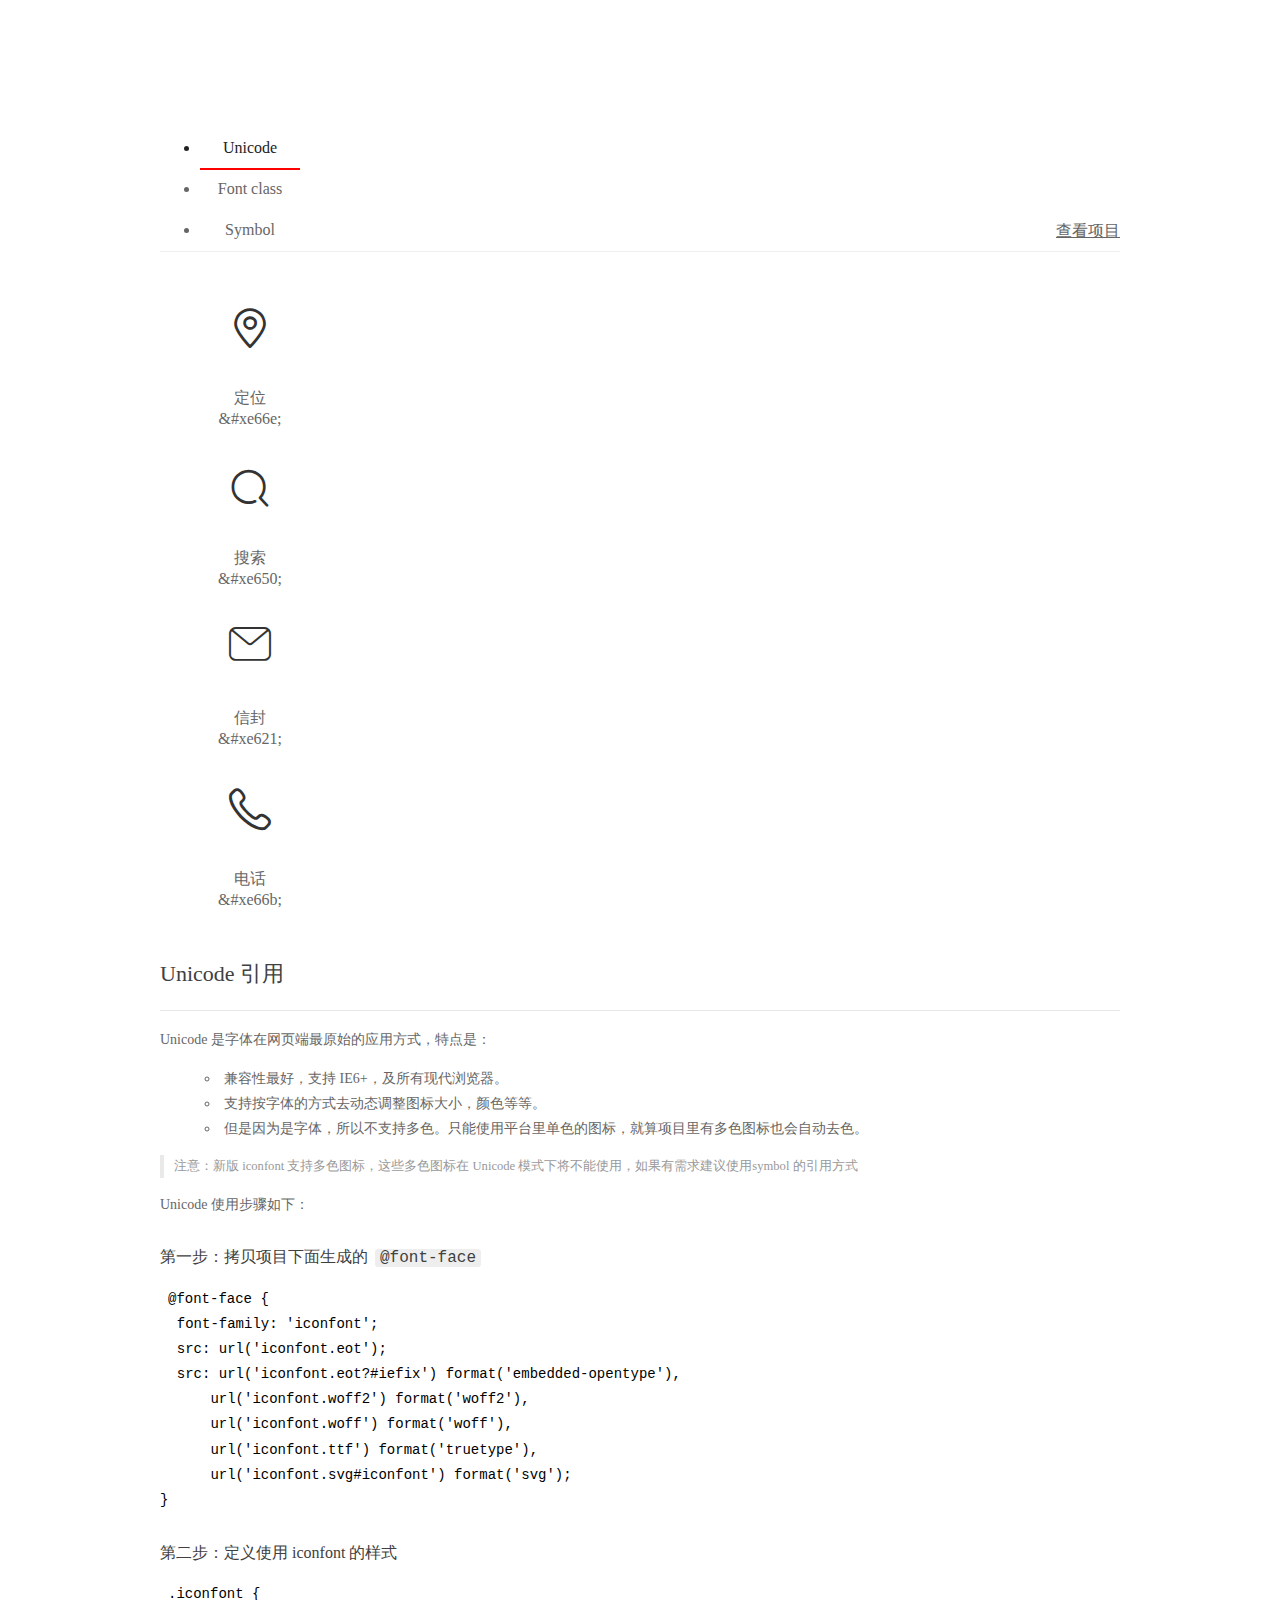
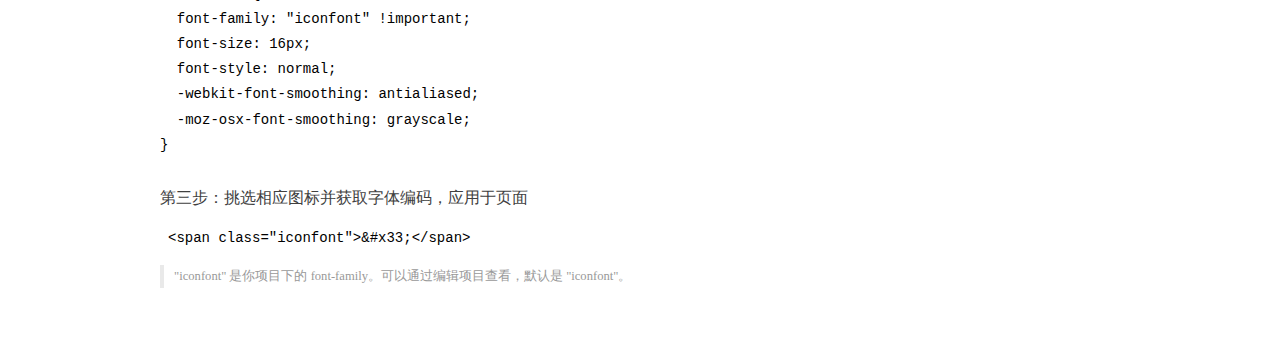
<file: iconfont/demo_index.html>
<!DOCTYPE html>
<html>
<head>
  <meta charset="utf-8"/>
  <title>IconFont Demo</title>
  <link rel="shortcut icon" href="https://img.alicdn.com/tps/i4/TB1_oz6GVXXXXaFXpXXJDFnIXXX-64-64.ico" type="image/x-icon"/>
  <link rel="stylesheet" href="https://g.alicdn.com/thx/cube/1.3.2/cube.min.css">
  <link rel="stylesheet" href="demo.css">
  <link rel="stylesheet" href="iconfont.css">
  <script src="iconfont.js"></script>
  <!-- jQuery -->
  <script src="https://a1.alicdn.com/oss/uploads/2018/12/26/7bfddb60-08e8-11e9-9b04-53e73bb6408b.js"></script>
  <!-- 代码高亮 -->
  <script src="https://a1.alicdn.com/oss/uploads/2018/12/26/a3f714d0-08e6-11e9-8a15-ebf944d7534c.js"></script>
</head>
<body>
  <div class="main">
    <h1 class="logo"><a href="https://www.iconfont.cn/" title="iconfont 首页" target="_blank">&#xe86b;</a></h1>
    <div class="nav-tabs">
      <ul id="tabs" class="dib-box">
        <li class="dib active"><span>Unicode</span></li>
        <li class="dib"><span>Font class</span></li>
        <li class="dib"><span>Symbol</span></li>
      </ul>
      
      <a href="https://www.iconfont.cn/manage/index?manage_type=myprojects&projectId=1829165" target="_blank" class="nav-more">查看项目</a>
      
    </div>
    <div class="tab-container">
      <div class="content unicode" style="display: block;">
          <ul class="icon_lists dib-box">
          
            <li class="dib">
              <span class="icon iconfont">&#xe66e;</span>
                <div class="name">定位</div>
                <div class="code-name">&amp;#xe66e;</div>
              </li>
          
            <li class="dib">
              <span class="icon iconfont">&#xe650;</span>
                <div class="name">搜索</div>
                <div class="code-name">&amp;#xe650;</div>
              </li>
          
            <li class="dib">
              <span class="icon iconfont">&#xe621;</span>
                <div class="name">信封</div>
                <div class="code-name">&amp;#xe621;</div>
              </li>
          
            <li class="dib">
              <span class="icon iconfont">&#xe66b;</span>
                <div class="name">电话</div>
                <div class="code-name">&amp;#xe66b;</div>
              </li>
          
          </ul>
          <div class="article markdown">
          <h2 id="unicode-">Unicode 引用</h2>
          <hr>

          <p>Unicode 是字体在网页端最原始的应用方式，特点是：</p>
          <ul>
            <li>兼容性最好，支持 IE6+，及所有现代浏览器。</li>
            <li>支持按字体的方式去动态调整图标大小，颜色等等。</li>
            <li>但是因为是字体，所以不支持多色。只能使用平台里单色的图标，就算项目里有多色图标也会自动去色。</li>
          </ul>
          <blockquote>
            <p>注意：新版 iconfont 支持多色图标，这些多色图标在 Unicode 模式下将不能使用，如果有需求建议使用symbol 的引用方式</p>
          </blockquote>
          <p>Unicode 使用步骤如下：</p>
          <h3 id="-font-face">第一步：拷贝项目下面生成的 <code>@font-face</code></h3>
<pre><code class="language-css"
>@font-face {
  font-family: 'iconfont';
  src: url('iconfont.eot');
  src: url('iconfont.eot?#iefix') format('embedded-opentype'),
      url('iconfont.woff2') format('woff2'),
      url('iconfont.woff') format('woff'),
      url('iconfont.ttf') format('truetype'),
      url('iconfont.svg#iconfont') format('svg');
}
</code></pre>
          <h3 id="-iconfont-">第二步：定义使用 iconfont 的样式</h3>
<pre><code class="language-css"
>.iconfont {
  font-family: "iconfont" !important;
  font-size: 16px;
  font-style: normal;
  -webkit-font-smoothing: antialiased;
  -moz-osx-font-smoothing: grayscale;
}
</code></pre>
          <h3 id="-">第三步：挑选相应图标并获取字体编码，应用于页面</h3>
<pre>
<code class="language-html"
>&lt;span class="iconfont"&gt;&amp;#x33;&lt;/span&gt;
</code></pre>
          <blockquote>
            <p>"iconfont" 是你项目下的 font-family。可以通过编辑项目查看，默认是 "iconfont"。</p>
          </blockquote>
          </div>
      </div>
      <div class="content font-class">
        <ul class="icon_lists dib-box">
          
          <li class="dib">
            <span class="icon iconfont icon-dingwei"></span>
            <div class="name">
              定位
            </div>
            <div class="code-name">.icon-dingwei
            </div>
          </li>
          
          <li class="dib">
            <span class="icon iconfont icon-sousuo"></span>
            <div class="name">
              搜索
            </div>
            <div class="code-name">.icon-sousuo
            </div>
          </li>
          
          <li class="dib">
            <span class="icon iconfont icon-xinfeng"></span>
            <div class="name">
              信封
            </div>
            <div class="code-name">.icon-xinfeng
            </div>
          </li>
          
          <li class="dib">
            <span class="icon iconfont icon-dianhua"></span>
            <div class="name">
              电话
            </div>
            <div class="code-name">.icon-dianhua
            </div>
          </li>
          
        </ul>
        <div class="article markdown">
        <h2 id="font-class-">font-class 引用</h2>
        <hr>

        <p>font-class 是 Unicode 使用方式的一种变种，主要是解决 Unicode 书写不直观，语意不明确的问题。</p>
        <p>与 Unicode 使用方式相比，具有如下特点：</p>
        <ul>
          <li>兼容性良好，支持 IE8+，及所有现代浏览器。</li>
          <li>相比于 Unicode 语意明确，书写更直观。可以很容易分辨这个 icon 是什么。</li>
          <li>因为使用 class 来定义图标，所以当要替换图标时，只需要修改 class 里面的 Unicode 引用。</li>
          <li>不过因为本质上还是使用的字体，所以多色图标还是不支持的。</li>
        </ul>
        <p>使用步骤如下：</p>
        <h3 id="-fontclass-">第一步：引入项目下面生成的 fontclass 代码：</h3>
<pre><code class="language-html">&lt;link rel="stylesheet" href="./iconfont.css"&gt;
</code></pre>
        <h3 id="-">第二步：挑选相应图标并获取类名，应用于页面：</h3>
<pre><code class="language-html">&lt;span class="iconfont icon-xxx"&gt;&lt;/span&gt;
</code></pre>
        <blockquote>
          <p>"
            iconfont" 是你项目下的 font-family。可以通过编辑项目查看，默认是 "iconfont"。</p>
        </blockquote>
      </div>
      </div>
      <div class="content symbol">
          <ul class="icon_lists dib-box">
          
            <li class="dib">
                <svg class="icon svg-icon" aria-hidden="true">
                  <use xlink:href="#icon-dingwei"></use>
                </svg>
                <div class="name">定位</div>
                <div class="code-name">#icon-dingwei</div>
            </li>
          
            <li class="dib">
                <svg class="icon svg-icon" aria-hidden="true">
                  <use xlink:href="#icon-sousuo"></use>
                </svg>
                <div class="name">搜索</div>
                <div class="code-name">#icon-sousuo</div>
            </li>
          
            <li class="dib">
                <svg class="icon svg-icon" aria-hidden="true">
                  <use xlink:href="#icon-xinfeng"></use>
                </svg>
                <div class="name">信封</div>
                <div class="code-name">#icon-xinfeng</div>
            </li>
          
            <li class="dib">
                <svg class="icon svg-icon" aria-hidden="true">
                  <use xlink:href="#icon-dianhua"></use>
                </svg>
                <div class="name">电话</div>
                <div class="code-name">#icon-dianhua</div>
            </li>
          
          </ul>
          <div class="article markdown">
          <h2 id="symbol-">Symbol 引用</h2>
          <hr>

          <p>这是一种全新的使用方式，应该说这才是未来的主流，也是平台目前推荐的用法。相关介绍可以参考这篇<a href="">文章</a>
            这种用法其实是做了一个 SVG 的集合，与另外两种相比具有如下特点：</p>
          <ul>
            <li>支持多色图标了，不再受单色限制。</li>
            <li>通过一些技巧，支持像字体那样，通过 <code>font-size</code>, <code>color</code> 来调整样式。</li>
            <li>兼容性较差，支持 IE9+，及现代浏览器。</li>
            <li>浏览器渲染 SVG 的性能一般，还不如 png。</li>
          </ul>
          <p>使用步骤如下：</p>
          <h3 id="-symbol-">第一步：引入项目下面生成的 symbol 代码：</h3>
<pre><code class="language-html">&lt;script src="./iconfont.js"&gt;&lt;/script&gt;
</code></pre>
          <h3 id="-css-">第二步：加入通用 CSS 代码（引入一次就行）：</h3>
<pre><code class="language-html">&lt;style&gt;
.icon {
  width: 1em;
  height: 1em;
  vertical-align: -0.15em;
  fill: currentColor;
  overflow: hidden;
}
&lt;/style&gt;
</code></pre>
          <h3 id="-">第三步：挑选相应图标并获取类名，应用于页面：</h3>
<pre><code class="language-html">&lt;svg class="icon" aria-hidden="true"&gt;
  &lt;use xlink:href="#icon-xxx"&gt;&lt;/use&gt;
&lt;/svg&gt;
</code></pre>
          </div>
      </div>

    </div>
  </div>
  <script>
  $(document).ready(function () {
      $('.tab-container .content:first').show()

      $('#tabs li').click(function (e) {
        var tabContent = $('.tab-container .content')
        var index = $(this).index()

        if ($(this).hasClass('active')) {
          return
        } else {
          $('#tabs li').removeClass('active')
          $(this).addClass('active')

          tabContent.hide().eq(index).fadeIn()
        }
      })
    })
  </script>
</body>
</html>
</file>
<file: css/public.css>
.main{
    width:1114px;
    margin:0px auto;
}
.head{
    height:80px;
    line-height:80px;
    display:flex;
    justify-content:space-between;
}
.head ul{
    width:710px;
    display:flex;
    justify-content:space-between;
    font-size:20px;
    font-family:微软雅黑;
}
.head ul li{
    width:121px;
    text-align:center;
}
.head ul li a{
    color:#333;
}
.head ul li:hover{
    border-bottom:6px solid #866961;
}
.head ul li:hover a{
    color:#866961;
}
.footer{
    height:80px;
    background:#866961;
    line-height:80px;
    font-size:14px;
    color:#fefefe;
    font-family:黑体;
}
.footer .foot{
    display:flex;
    justify-content:space-between;
}
</file>
<file: iconfont/iconfont.css>
@font-face {font-family: "iconfont";
  src: url('iconfont.eot?t=1590064544911'); /* IE9 */
  src: url('iconfont.eot?t=1590064544911#iefix') format('embedded-opentype'), /* IE6-IE8 */
  url('[data-uri]') format('woff2'),
  url('iconfont.woff?t=1590064544911') format('woff'),
  url('iconfont.ttf?t=1590064544911') format('truetype'), /* chrome, firefox, opera, Safari, Android, iOS 4.2+ */
  url('iconfont.svg?t=1590064544911#iconfont') format('svg'); /* iOS 4.1- */
}

.iconfont {
  font-family: "iconfont" !important;
  font-size: 16px;
  font-style: normal;
  -webkit-font-smoothing: antialiased;
  -moz-osx-font-smoothing: grayscale;
}

.icon-dingwei:before {
  content: "\e66e";
}

.icon-sousuo:before {
  content: "\e650";
}

.icon-xinfeng:before {
  content: "\e621";
}

.icon-dianhua:before {
  content: "\e66b";
}
</file>
<file: iconfont/demo.css>
/* Logo 字体 */
@font-face {
  font-family: "iconfont logo";
  src: url('https://at.alicdn.com/t/font_985780_km7mi63cihi.eot?t=1545807318834');
  src: url('https://at.alicdn.com/t/font_985780_km7mi63cihi.eot?t=1545807318834#iefix') format('embedded-opentype'),
    url('https://at.alicdn.com/t/font_985780_km7mi63cihi.woff?t=1545807318834') format('woff'),
    url('https://at.alicdn.com/t/font_985780_km7mi63cihi.ttf?t=1545807318834') format('truetype'),
    url('https://at.alicdn.com/t/font_985780_km7mi63cihi.svg?t=1545807318834#iconfont') format('svg');
}

.logo {
  font-family: "iconfont logo";
  font-size: 160px;
  font-style: normal;
  -webkit-font-smoothing: antialiased;
  -moz-osx-font-smoothing: grayscale;
}

/* tabs */
.nav-tabs {
  position: relative;
}

.nav-tabs .nav-more {
  position: absolute;
  right: 0;
  bottom: 0;
  height: 42px;
  line-height: 42px;
  color: #666;
}

#tabs {
  border-bottom: 1px solid #eee;
}

#tabs li {
  cursor: pointer;
  width: 100px;
  height: 40px;
  line-height: 40px;
  text-align: center;
  font-size: 16px;
  border-bottom: 2px solid transparent;
  position: relative;
  z-index: 1;
  margin-bottom: -1px;
  color: #666;
}


#tabs .active {
  border-bottom-color: #f00;
  color: #222;
}

.tab-container .content {
  display: none;
}

/* 页面布局 */
.main {
  padding: 30px 100px;
  width: 960px;
  margin: 0 auto;
}

.main .logo {
  color: #333;
  text-align: left;
  margin-bottom: 30px;
  line-height: 1;
  height: 110px;
  margin-top: -50px;
  overflow: hidden;
  *zoom: 1;
}

.main .logo a {
  font-size: 160px;
  color: #333;
}

.helps {
  margin-top: 40px;
}

.helps pre {
  padding: 20px;
  margin: 10px 0;
  border: solid 1px #e7e1cd;
  background-color: #fffdef;
  overflow: auto;
}

.icon_lists {
  width: 100% !important;
  overflow: hidden;
  *zoom: 1;
}

.icon_lists li {
  width: 100px;
  margin-bottom: 10px;
  margin-right: 20px;
  text-align: center;
  list-style: none !important;
  cursor: default;
}

.icon_lists li .code-name {
  line-height: 1.2;
}

.icon_lists .icon {
  display: block;
  height: 100px;
  line-height: 100px;
  font-size: 42px;
  margin: 10px auto;
  color: #333;
  -webkit-transition: font-size 0.25s linear, width 0.25s linear;
  -moz-transition: font-size 0.25s linear, width 0.25s linear;
  transition: font-size 0.25s linear, width 0.25s linear;
}

.icon_lists .icon:hover {
  font-size: 100px;
}

.icon_lists .svg-icon {
  /* 通过设置 font-size 来改变图标大小 */
  width: 1em;
  /* 图标和文字相邻时，垂直对齐 */
  vertical-align: -0.15em;
  /* 通过设置 color 来改变 SVG 的颜色/fill */
  fill: currentColor;
  /* path 和 stroke 溢出 viewBox 部分在 IE 下会显示
      normalize.css 中也包含这行 */
  overflow: hidden;
}

.icon_lists li .name,
.icon_lists li .code-name {
  color: #666;
}

/* markdown 样式 */
.markdown {
  color: #666;
  font-size: 14px;
  line-height: 1.8;
}

.highlight {
  line-height: 1.5;
}

.markdown img {
  vertical-align: middle;
  max-width: 100%;
}

.markdown h1 {
  color: #404040;
  font-weight: 500;
  line-height: 40px;
  margin-bottom: 24px;
}

.markdown h2,
.markdown h3,
.markdown h4,
.markdown h5,
.markdown h6 {
  color: #404040;
  margin: 1.6em 0 0.6em 0;
  font-weight: 500;
  clear: both;
}

.markdown h1 {
  font-size: 28px;
}

.markdown h2 {
  font-size: 22px;
}

.markdown h3 {
  font-size: 16px;
}

.markdown h4 {
  font-size: 14px;
}

.markdown h5 {
  font-size: 12px;
}

.markdown h6 {
  font-size: 12px;
}

.markdown hr {
  height: 1px;
  border: 0;
  background: #e9e9e9;
  margin: 16px 0;
  clear: both;
}

.markdown p {
  margin: 1em 0;
}

.markdown>p,
.markdown>blockquote,
.markdown>.highlight,
.markdown>ol,
.markdown>ul {
  width: 80%;
}

.markdown ul>li {
  list-style: circle;
}

.markdown>ul li,
.markdown blockquote ul>li {
  margin-left: 20px;
  padding-left: 4px;
}

.markdown>ul li p,
.markdown>ol li p {
  margin: 0.6em 0;
}

.markdown ol>li {
  list-style: decimal;
}

.markdown>ol li,
.markdown blockquote ol>li {
  margin-left: 20px;
  padding-left: 4px;
}

.markdown code {
  margin: 0 3px;
  padding: 0 5px;
  background: #eee;
  border-radius: 3px;
}

.markdown strong,
.markdown b {
  font-weight: 600;
}

.markdown>table {
  border-collapse: collapse;
  border-spacing: 0px;
  empty-cells: show;
  border: 1px solid #e9e9e9;
  width: 95%;
  margin-bottom: 24px;
}

.markdown>table th {
  white-space: nowrap;
  color: #333;
  font-weight: 600;
}

.markdown>table th,
.markdown>table td {
  border: 1px solid #e9e9e9;
  padding: 8px 16px;
  text-align: left;
}

.markdown>table th {
  background: #F7F7F7;
}

.markdown blockquote {
  font-size: 90%;
  color: #999;
  border-left: 4px solid #e9e9e9;
  padding-left: 0.8em;
  margin: 1em 0;
}

.markdown blockquote p {
  margin: 0;
}

.markdown .anchor {
  opacity: 0;
  transition: opacity 0.3s ease;
  margin-left: 8px;
}

.markdown .waiting {
  color: #ccc;
}

.markdown h1:hover .anchor,
.markdown h2:hover .anchor,
.markdown h3:hover .anchor,
.markdown h4:hover .anchor,
.markdown h5:hover .anchor,
.markdown h6:hover .anchor {
  opacity: 1;
  display: inline-block;
}

.markdown>br,
.markdown>p>br {
  clear: both;
}


.hljs {
  display: block;
  background: white;
  padding: 0.5em;
  color: #333333;
  overflow-x: auto;
}

.hljs-comment,
.hljs-meta {
  color: #969896;
}

.hljs-string,
.hljs-variable,
.hljs-template-variable,
.hljs-strong,
.hljs-emphasis,
.hljs-quote {
  color: #df5000;
}

.hljs-keyword,
.hljs-selector-tag,
.hljs-type {
  color: #a71d5d;
}

.hljs-literal,
.hljs-symbol,
.hljs-bullet,
.hljs-attribute {
  color: #0086b3;
}

.hljs-section,
.hljs-name {
  color: #63a35c;
}

.hljs-tag {
  color: #333333;
}

.hljs-title,
.hljs-attr,
.hljs-selector-id,
.hljs-selector-class,
.hljs-selector-attr,
.hljs-selector-pseudo {
  color: #795da3;
}

.hljs-addition {
  color: #55a532;
  background-color: #eaffea;
}

.hljs-deletion {
  color: #bd2c00;
  background-color: #ffecec;
}

.hljs-link {
  text-decoration: underline;
}

/* 代码高亮 */
/* PrismJS 1.15.0
https://prismjs.com/download.html#themes=prism&languages=markup+css+clike+javascript */
/**
 * prism.js default theme for JavaScript, CSS and HTML
 * Based on dabblet (http://dabblet.com)
 * @author Lea Verou
 */
code[class*="language-"],
pre[class*="language-"] {
  color: black;
  background: none;
  text-shadow: 0 1px white;
  font-family: Consolas, Monaco, 'Andale Mono', 'Ubuntu Mono', monospace;
  text-align: left;
  white-space: pre;
  word-spacing: normal;
  word-break: normal;
  word-wrap: normal;
  line-height: 1.5;

  -moz-tab-size: 4;
  -o-tab-size: 4;
  tab-size: 4;

  -webkit-hyphens: none;
  -moz-hyphens: none;
  -ms-hyphens: none;
  hyphens: none;
}

pre[class*="language-"]::-moz-selection,
pre[class*="language-"] ::-moz-selection,
code[class*="language-"]::-moz-selection,
code[class*="language-"] ::-moz-selection {
  text-shadow: none;
  background: #b3d4fc;
}

pre[class*="language-"]::selection,
pre[class*="language-"] ::selection,
code[class*="language-"]::selection,
code[class*="language-"] ::selection {
  text-shadow: none;
  background: #b3d4fc;
}

@media print {

  code[class*="language-"],
  pre[class*="language-"] {
    text-shadow: none;
  }
}

/* Code blocks */
pre[class*="language-"] {
  padding: 1em;
  margin: .5em 0;
  overflow: auto;
}

:not(pre)>code[class*="language-"],
pre[class*="language-"] {
  background: #f5f2f0;
}

/* Inline code */
:not(pre)>code[class*="language-"] {
  padding: .1em;
  border-radius: .3em;
  white-space: normal;
}

.token.comment,
.token.prolog,
.token.doctype,
.token.cdata {
  color: slategray;
}

.token.punctuation {
  color: #999;
}

.namespace {
  opacity: .7;
}

.token.property,
.token.tag,
.token.boolean,
.token.number,
.token.constant,
.token.symbol,
.token.deleted {
  color: #905;
}

.token.selector,
.token.attr-name,
.token.string,
.token.char,
.token.builtin,
.token.inserted {
  color: #690;
}

.token.operator,
.token.entity,
.token.url,
.language-css .token.string,
.style .token.string {
  color: #9a6e3a;
  background: hsla(0, 0%, 100%, .5);
}

.token.atrule,
.token.attr-value,
.token.keyword {
  color: #07a;
}

.token.function,
.token.class-name {
  color: #DD4A68;
}

.token.regex,
.token.important,
.token.variable {
  color: #e90;
}

.token.important,
.token.bold {
  font-weight: bold;
}

.token.italic {
  font-style: italic;
}

.token.entity {
  cursor: help;
}
</file>
